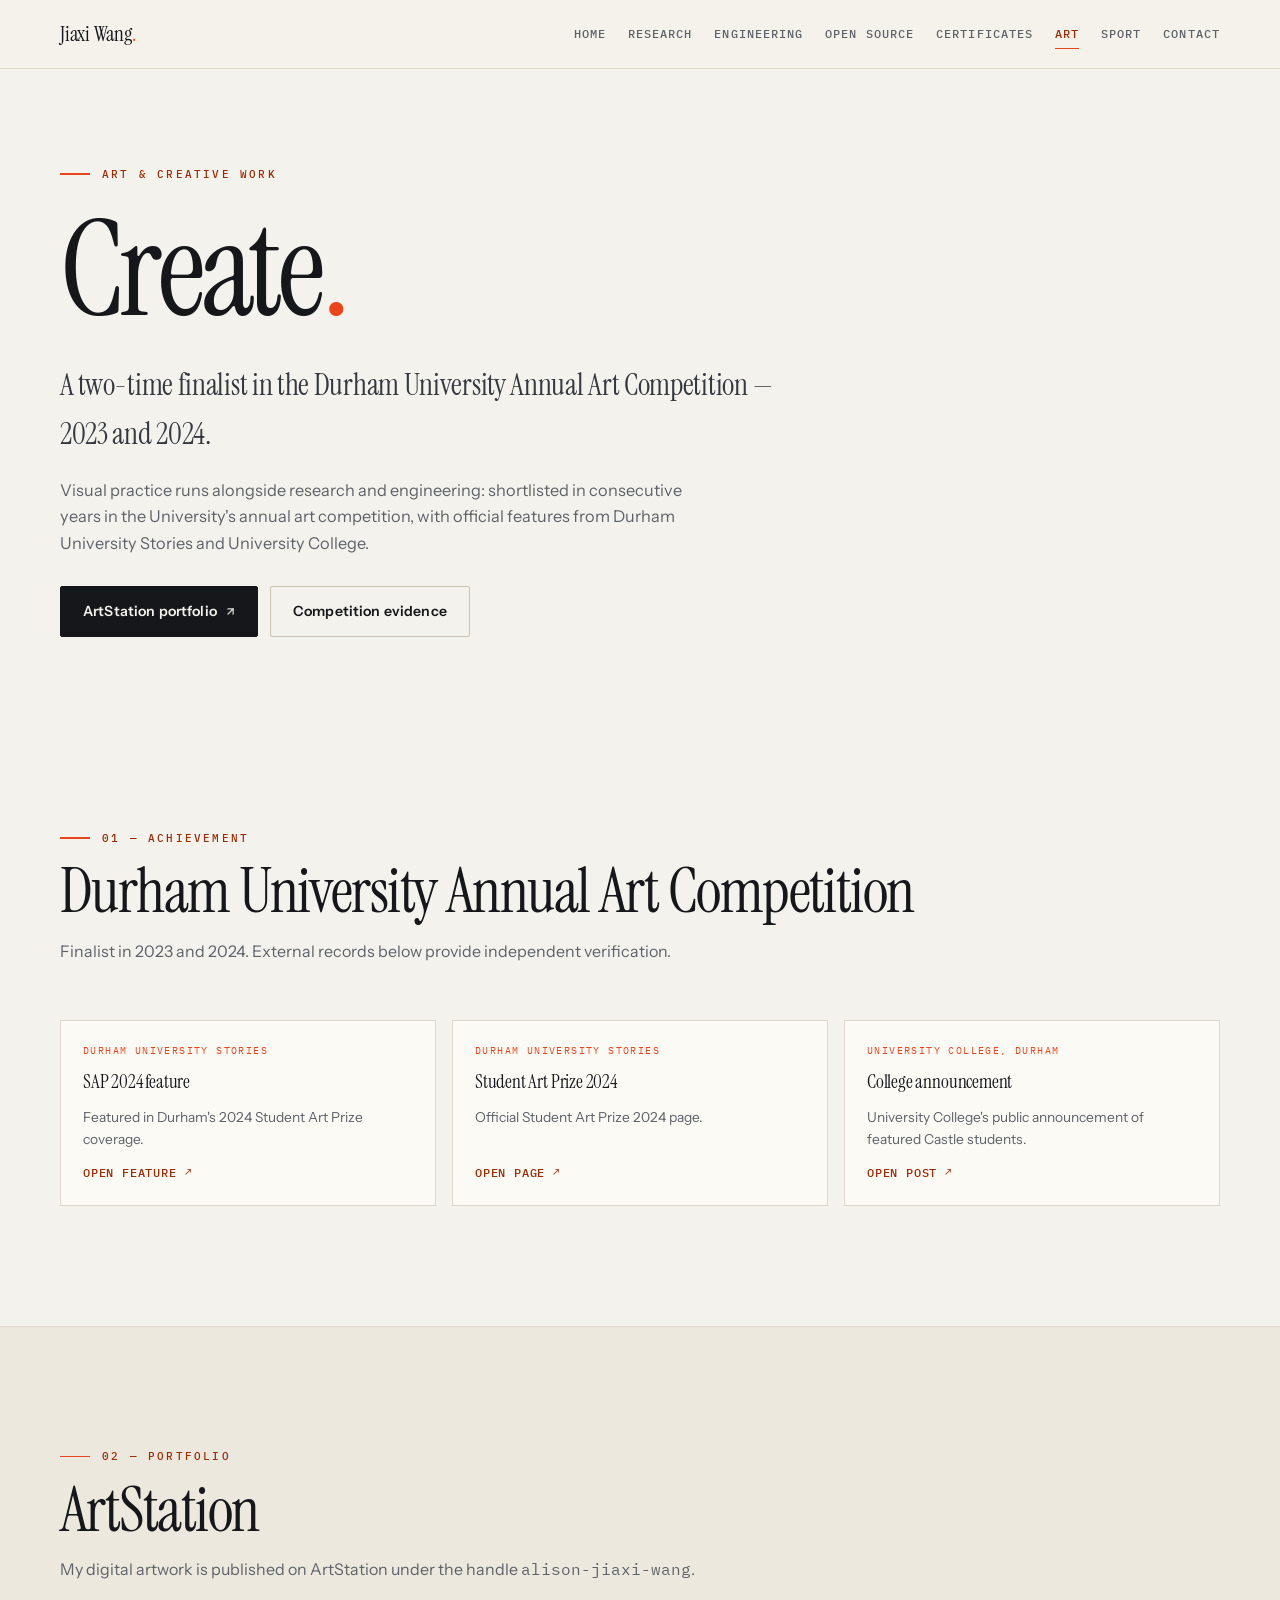
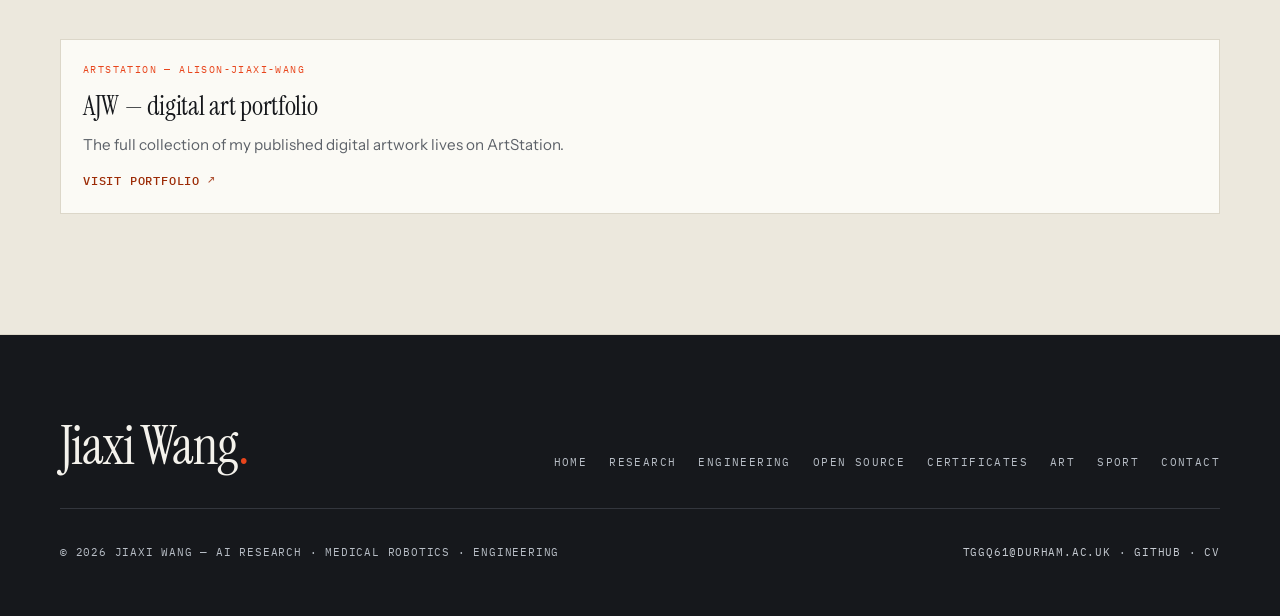
<file: art.html>
<!DOCTYPE html>
<html lang="en">
<head>
  <meta charset="UTF-8">
  <meta name="viewport" content="width=device-width, initial-scale=1.0">
  <title>Art &amp; Creative Work — Jiaxi Wang</title>
  <meta name="description" content="Art and creative work by Jiaxi Wang — two-time finalist in the Durham University Annual Art Competition (2023, 2024), with official evidence and selected digital works.">
  <meta name="theme-color" content="#f4f2ec">
  <link rel="canonical" href="https://jiaxiwang05.github.io/art.html">
  <meta property="og:type" content="website">
  <meta property="og:site_name" content="Jiaxi Wang">
  <meta property="og:title" content="Art &amp; Creative Work — Jiaxi Wang">
  <meta property="og:description" content="Two-time finalist, Durham University Annual Art Competition (2023, 2024).">
  <meta property="og:url" content="https://jiaxiwang05.github.io/art.html">
  <meta property="og:image" content="https://jiaxiwang05.github.io/assets/og-card.png">
  <link rel="icon" type="image/svg+xml" href="assets/favicon.svg">
  <link rel="apple-touch-icon" href="assets/favicon-180.png">
  <link rel="preconnect" href="https://fonts.googleapis.com">
  <link rel="preconnect" href="https://fonts.gstatic.com" crossorigin>
  <link href="https://fonts.googleapis.com/css2?family=IBM+Plex+Mono:wght@400;500&family=Instrument+Sans:wght@400;500;600&family=Instrument+Serif:ital@0;1&display=swap" rel="stylesheet">
  <link rel="stylesheet" href="style.css">
  <script>document.documentElement.classList.add('js');</script>
</head>
<body>
  <a class="skip-link" href="#main">Skip to content</a>

  <header class="site-header">
    <nav class="nav" aria-label="Primary">
      <a class="nav__brand" href="index.html">Jiaxi Wang<em>.</em></a>
      <ul class="nav__links" id="nav-links">
          <li><a href="index.html">Home</a></li>
          <li><a href="research.html">Research</a></li>
          <li><a href="engineering.html">Engineering</a></li>
        <li><a href="opensource.html">Open Source</a></li>
          <li><a href="certificates.html">Certificates</a></li>
          <li><a href="art.html" class="is-active" aria-current="page">Art</a></li>
          <li><a href="sport.html">Sport</a></li>
          <li><a href="contact.html">Contact</a></li>
        </ul>
      <button class="nav__toggle" type="button" aria-expanded="false" aria-controls="nav-links" aria-label="Toggle navigation menu">
        <span class="nav__toggle-bar" aria-hidden="true"></span>
        <span class="nav__toggle-bar" aria-hidden="true"></span>
        <span class="nav__toggle-bar" aria-hidden="true"></span>
      </button>
    </nav>
  </header>

  <main id="main">

    <!-- ============ HEADER ============ -->
    <section class="hero-home" aria-labelledby="page-title">
      <div class="hero-home__inner">
        <div>
          <p class="eyebrow hero-home__eyebrow">Art &amp; Creative Work</p>
          <h1 id="page-title" class="hero-home__name">Create<span class="dot">.</span></h1>
          <p class="hero-home__identity">A two-time finalist in the Durham University Annual Art Competition — 2023 and 2024.</p>
          <p class="hero-home__statement">Visual practice runs alongside research and engineering: shortlisted in consecutive years in the University's annual art competition, with official features from Durham University Stories and University College.</p>
          <div class="hero-home__actions">
            <a class="btn btn--solid" href="#portfolio">ArtStation portfolio<span class="ext" aria-hidden="true">↗</span></a>
            <a class="btn" href="#evidence">Competition evidence</a>
          </div>
        </div>
      </div>
    </section>

    <!-- ============ ACHIEVEMENT ============ -->
    <section id="evidence" class="section" aria-labelledby="evidence-title">
      <div class="wrap">
        <div class="section__head" data-reveal>
          <p class="eyebrow">01 — Achievement</p>
          <h2 id="evidence-title" class="section__title">Durham University Annual Art Competition</h2>
          <p class="section__lead">Finalist in 2023 and 2024. External records below provide independent verification.</p>
        </div>

        <div class="evidence-grid">
          <a class="evidence-card" href="https://stories.durham.ac.uk/SAP24/25/" target="_blank" rel="noopener noreferrer" data-reveal>
            <span class="evidence-card__source">Durham University Stories</span>
            <h3 class="evidence-card__title">SAP 2024 feature</h3>
            <p class="evidence-card__desc">Featured in Durham's 2024 Student Art Prize coverage.</p>
            <span class="link-arrow">Open feature<span class="ext" aria-hidden="true">↗</span></span>
          </a>
          <a class="evidence-card" href="https://stories.durham.ac.uk/StudentArtPrize24/" target="_blank" rel="noopener noreferrer" data-reveal>
            <span class="evidence-card__source">Durham University Stories</span>
            <h3 class="evidence-card__title">Student Art Prize 2024</h3>
            <p class="evidence-card__desc">Official Student Art Prize 2024 page.</p>
            <span class="link-arrow">Open page<span class="ext" aria-hidden="true">↗</span></span>
          </a>
          <a class="evidence-card" href="https://www.facebook.com/universitycollegeofficial/posts/were-proud-to-share-that-at-least-two-castle-students-are-featured-in-this-years/1252202340027503/" target="_blank" rel="noopener noreferrer" data-reveal>
            <span class="evidence-card__source">University College, Durham</span>
            <h3 class="evidence-card__title">College announcement</h3>
            <p class="evidence-card__desc">University College's public announcement of featured Castle students.</p>
            <span class="link-arrow">Open post<span class="ext" aria-hidden="true">↗</span></span>
          </a>
        </div>
      </div>
    </section>

    <!-- ============ ARTSTATION PORTFOLIO ============ -->
    <section id="portfolio" class="section section--tint" aria-labelledby="portfolio-title">
      <div class="wrap">
        <div class="section__head" data-reveal>
          <p class="eyebrow">02 — Portfolio</p>
          <h2 id="portfolio-title" class="section__title">ArtStation</h2>
          <p class="section__lead">My digital artwork is published on ArtStation under the handle <span class="mono">alison-jiaxi-wang</span>.</p>
        </div>

        <div class="evidence-grid">
          <a class="evidence-card" href="https://www.artstation.com/alison-jiaxi-wang" target="_blank" rel="noopener noreferrer" data-reveal style="grid-column: 1 / -1;">
            <span class="evidence-card__source">ArtStation — alison-jiaxi-wang</span>
            <h3 class="evidence-card__title" style="font-size: 1.7rem;">AJW — digital art portfolio</h3>
            <p class="evidence-card__desc" style="font-size: .95rem;">The full collection of my published digital artwork lives on ArtStation.</p>
            <span class="link-arrow">Visit portfolio<span class="ext" aria-hidden="true">↗</span></span>
          </a>
        </div>
      </div>
    </section>
  </main>

  <footer class="site-footer">
    <div class="wrap">
      <div class="site-footer__top">
        <p class="site-footer__name">Jiaxi Wang<em>.</em></p>
        <ul class="site-footer__links">
          <li><a href="index.html">Home</a></li>
          <li><a href="research.html">Research</a></li>
          <li><a href="engineering.html">Engineering</a></li>
        <li><a href="opensource.html">Open Source</a></li>
          <li><a href="certificates.html">Certificates</a></li>
          <li><a href="art.html">Art</a></li>
          <li><a href="sport.html">Sport</a></li>
          <li><a href="contact.html">Contact</a></li>
        </ul>
      </div>
      <div class="site-footer__bottom">
        <p>© <span id="year">2026</span> Jiaxi Wang — AI research · medical robotics · engineering</p>
        <p><a href="mailto:tggq61@durham.ac.uk">tggq61@durham.ac.uk</a> · <a href="https://github.com/JiaxiWang05" target="_blank" rel="noopener noreferrer">GitHub</a> · <a href="cv.pdf">CV</a></p>
      </div>
    </div>
  </footer>

  <script src="script.js"></script>
</body>
</html>
</file>
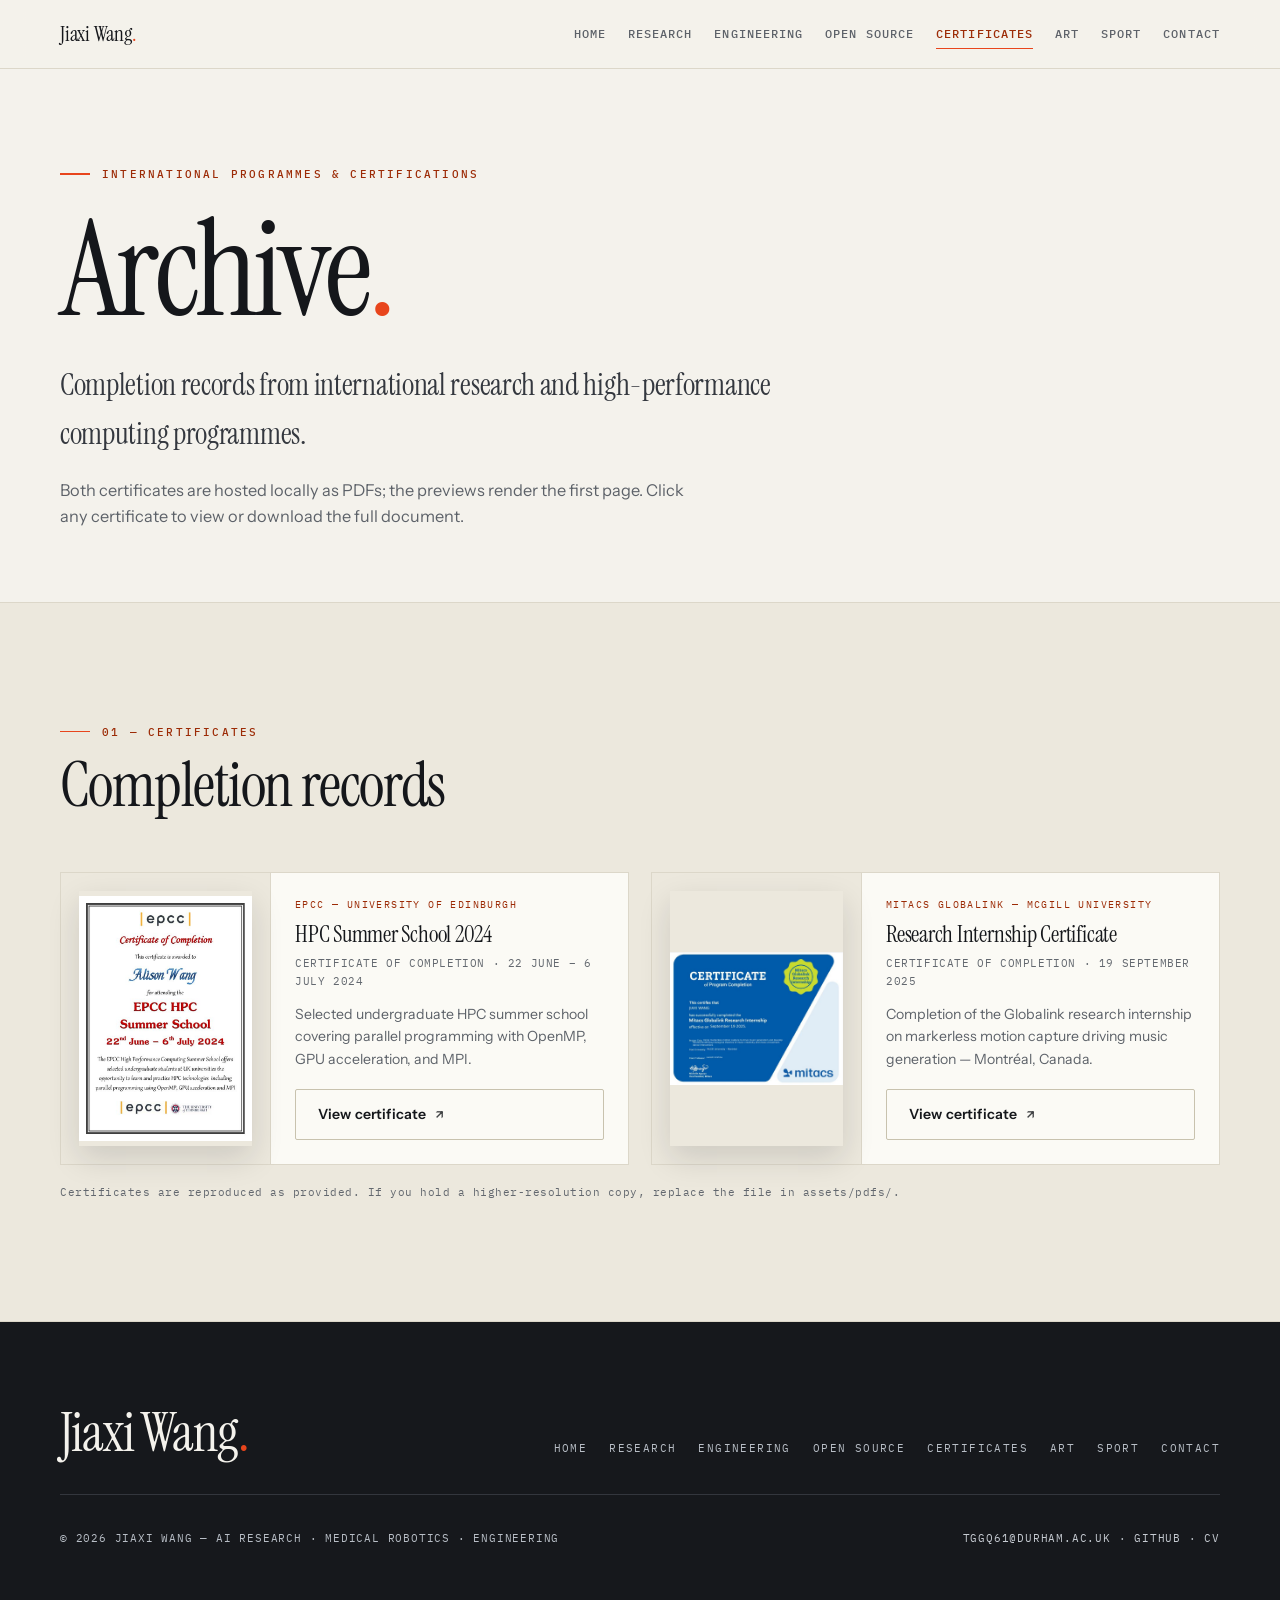
<file: certificates.html>
<!DOCTYPE html>
<html lang="en">
<head>
  <meta charset="UTF-8">
  <meta name="viewport" content="width=device-width, initial-scale=1.0">
  <title>Certificates &amp; Programmes — Jiaxi Wang</title>
  <meta name="description" content="International programmes and certifications by Jiaxi Wang — EPCC HPC Summer School (University of Edinburgh, 2024) and MITACS Globalink research internship (McGill University, 2025).">
  <meta name="theme-color" content="#f4f2ec">
  <link rel="canonical" href="https://jiaxiwang05.github.io/certificates.html">
  <meta property="og:type" content="website">
  <meta property="og:site_name" content="Jiaxi Wang">
  <meta property="og:title" content="Certificates &amp; Programmes — Jiaxi Wang">
  <meta property="og:description" content="EPCC HPC Summer School and MITACS Globalink completion certificates.">
  <meta property="og:url" content="https://jiaxiwang05.github.io/certificates.html">
  <meta property="og:image" content="https://jiaxiwang05.github.io/assets/og-card.png">
  <link rel="icon" type="image/svg+xml" href="assets/favicon.svg">
  <link rel="apple-touch-icon" href="assets/favicon-180.png">
  <link rel="preconnect" href="https://fonts.googleapis.com">
  <link rel="preconnect" href="https://fonts.gstatic.com" crossorigin>
  <link href="https://fonts.googleapis.com/css2?family=IBM+Plex+Mono:wght@400;500&family=Instrument+Sans:wght@400;500;600&family=Instrument+Serif:ital@0;1&display=swap" rel="stylesheet">
  <link rel="stylesheet" href="style.css">
  <script>document.documentElement.classList.add('js');</script>
</head>
<body>
  <a class="skip-link" href="#main">Skip to content</a>

  <header class="site-header">
    <nav class="nav" aria-label="Primary">
      <a class="nav__brand" href="index.html">Jiaxi Wang<em>.</em></a>
      <ul class="nav__links" id="nav-links">
          <li><a href="index.html">Home</a></li>
          <li><a href="research.html">Research</a></li>
          <li><a href="engineering.html">Engineering</a></li>
        <li><a href="opensource.html">Open Source</a></li>
          <li><a href="certificates.html" class="is-active" aria-current="page">Certificates</a></li>
          <li><a href="art.html">Art</a></li>
          <li><a href="sport.html">Sport</a></li>
          <li><a href="contact.html">Contact</a></li>
        </ul>
      <button class="nav__toggle" type="button" aria-expanded="false" aria-controls="nav-links" aria-label="Toggle navigation menu">
        <span class="nav__toggle-bar" aria-hidden="true"></span>
        <span class="nav__toggle-bar" aria-hidden="true"></span>
        <span class="nav__toggle-bar" aria-hidden="true"></span>
      </button>
    </nav>
  </header>

  <main id="main">

    <!-- ============ HEADER ============ -->
    <section class="hero-home" aria-labelledby="page-title">
      <div class="hero-home__inner">
        <div>
          <p class="eyebrow hero-home__eyebrow">International Programmes &amp; Certifications</p>
          <h1 id="page-title" class="hero-home__name">Archive<span class="dot">.</span></h1>
          <p class="hero-home__identity">Completion records from international research and high-performance computing programmes.</p>
          <p class="hero-home__statement">Both certificates are hosted locally as PDFs; the previews render the first page. Click any certificate to view or download the full document.</p>
        </div>
      </div>
    </section>

    <!-- ============ CERTIFICATES ============ -->
    <section class="section section--tint" aria-labelledby="certs-title">
      <div class="wrap">
        <div class="section__head" data-reveal>
          <p class="eyebrow">01 — Certificates</p>
          <h2 id="certs-title" class="section__title">Completion records</h2>
        </div>

        <div class="cert-grid">
          <article class="cert-card" data-reveal>
            <a class="cert-card__thumb" href="assets/pdfs/epcc-summer-school-2024.pdf" target="_blank" rel="noopener noreferrer">
              <img src="assets/thumbs/epcc-cert.jpg" alt="EPCC HPC Summer School 2024 certificate preview" loading="lazy">
            </a>
            <div class="cert-card__body">
              <p class="cert-card__org">EPCC — University of Edinburgh</p>
              <h3 class="cert-card__title">HPC Summer School 2024</h3>
              <p class="cert-card__meta">Certificate of completion · 22 June – 6 July 2024</p>
              <p class="cert-card__desc">Selected undergraduate HPC summer school covering parallel programming with OpenMP, GPU acceleration, and MPI.</p>
              <a class="btn" href="assets/pdfs/epcc-summer-school-2024.pdf">View certificate<span class="ext" aria-hidden="true">↗</span></a>
            </div>
          </article>

          <article class="cert-card" data-reveal>
            <a class="cert-card__thumb" href="assets/pdfs/mitacs-certificate-of-completion.pdf" target="_blank" rel="noopener noreferrer">
              <img src="assets/thumbs/mitacs-cert.jpg" alt="MITACS Globalink research internship certificate preview" loading="lazy">
            </a>
            <div class="cert-card__body">
              <p class="cert-card__org">MITACS Globalink — McGill University</p>
              <h3 class="cert-card__title">Research Internship Certificate</h3>
              <p class="cert-card__meta">Certificate of completion · 19 September 2025</p>
              <p class="cert-card__desc">Completion of the Globalink research internship on markerless motion capture driving music generation — Montréal, Canada.</p>
              <a class="btn" href="assets/pdfs/mitacs-certificate-of-completion.pdf">View certificate<span class="ext" aria-hidden="true">↗</span></a>
            </div>
          </article>
        </div>

        <p class="section__note" data-reveal>Certificates are reproduced as provided. If you hold a higher-resolution copy, replace the file in <span class="mono">assets/pdfs/</span>.</p>
      </div>
    </section>
  </main>

  <footer class="site-footer">
    <div class="wrap">
      <div class="site-footer__top">
        <p class="site-footer__name">Jiaxi Wang<em>.</em></p>
        <ul class="site-footer__links">
          <li><a href="index.html">Home</a></li>
          <li><a href="research.html">Research</a></li>
          <li><a href="engineering.html">Engineering</a></li>
        <li><a href="opensource.html">Open Source</a></li>
          <li><a href="certificates.html">Certificates</a></li>
          <li><a href="art.html">Art</a></li>
          <li><a href="sport.html">Sport</a></li>
          <li><a href="contact.html">Contact</a></li>
        </ul>
      </div>
      <div class="site-footer__bottom">
        <p>© <span id="year">2026</span> Jiaxi Wang — AI research · medical robotics · engineering</p>
        <p><a href="mailto:tggq61@durham.ac.uk">tggq61@durham.ac.uk</a> · <a href="https://github.com/JiaxiWang05" target="_blank" rel="noopener noreferrer">GitHub</a> · <a href="cv.pdf">CV</a></p>
      </div>
    </div>
  </footer>

  <script src="script.js"></script>
</body>
</html>
</file>
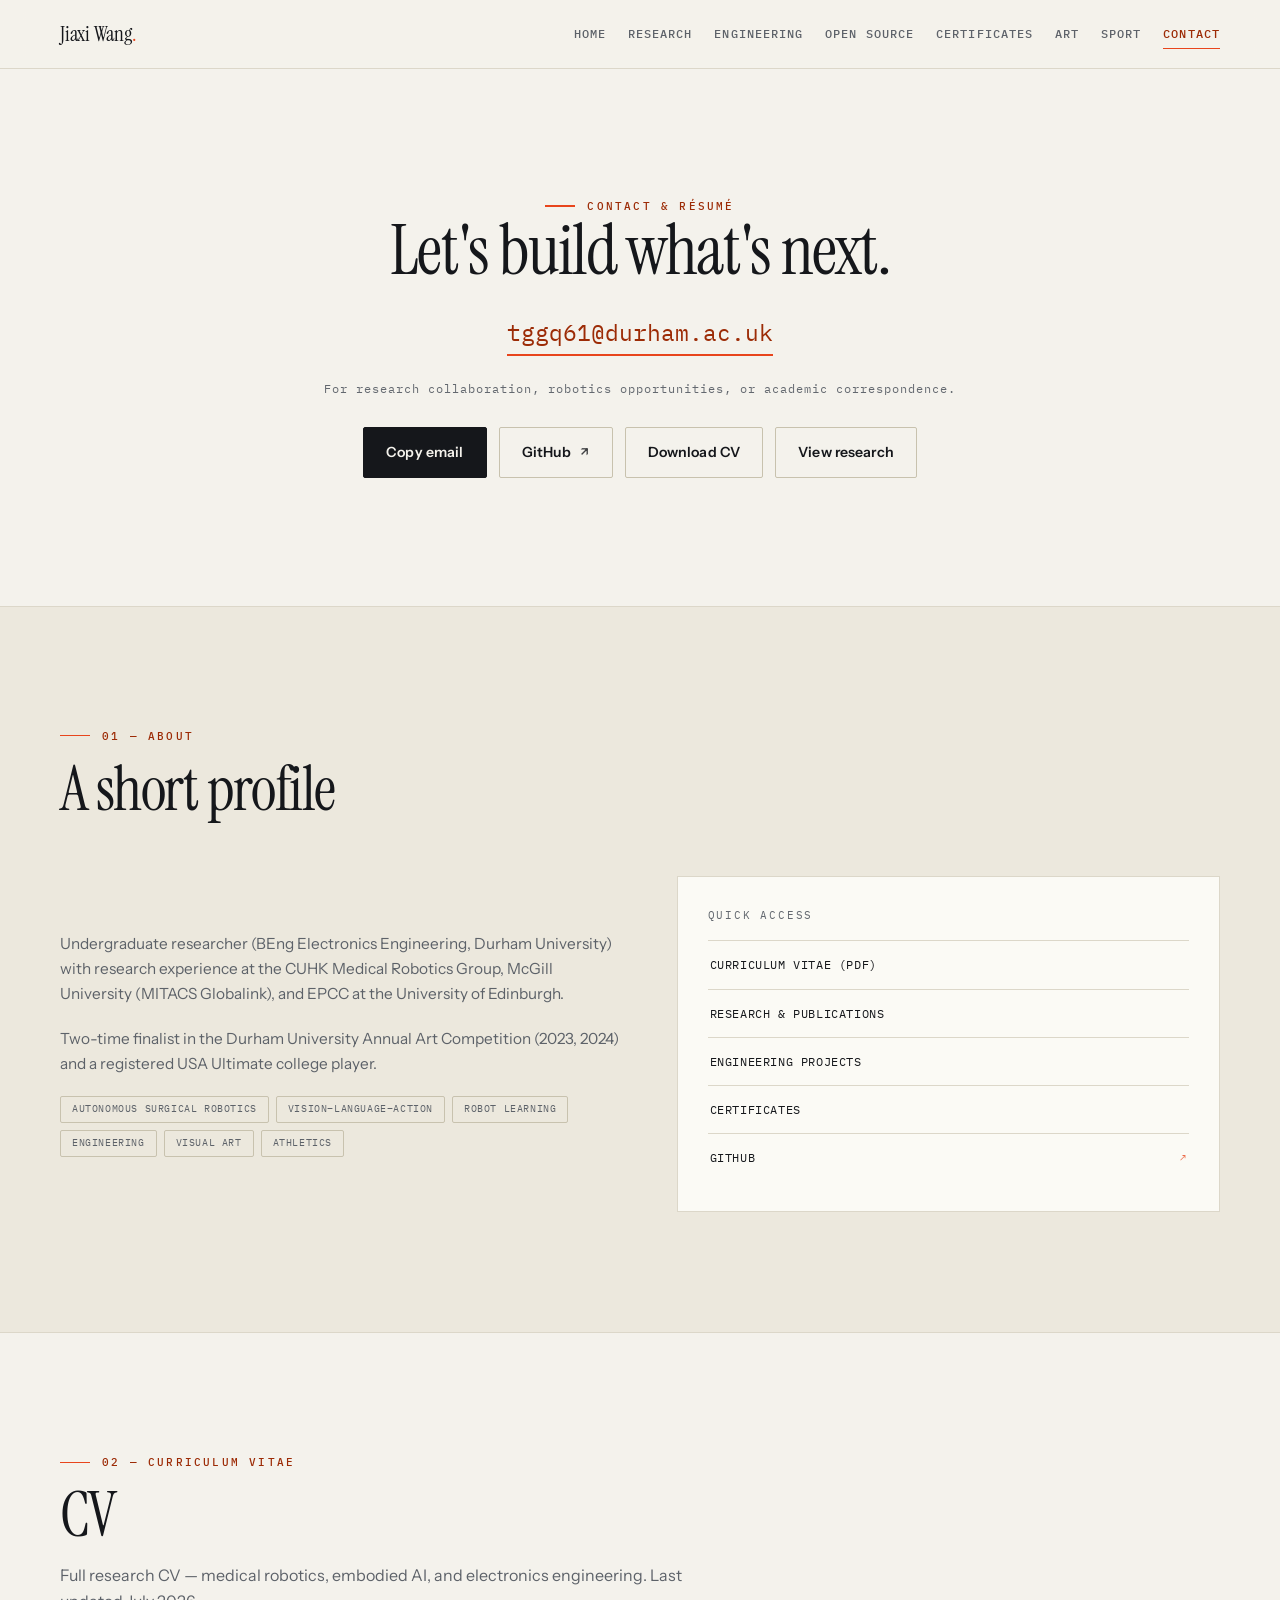
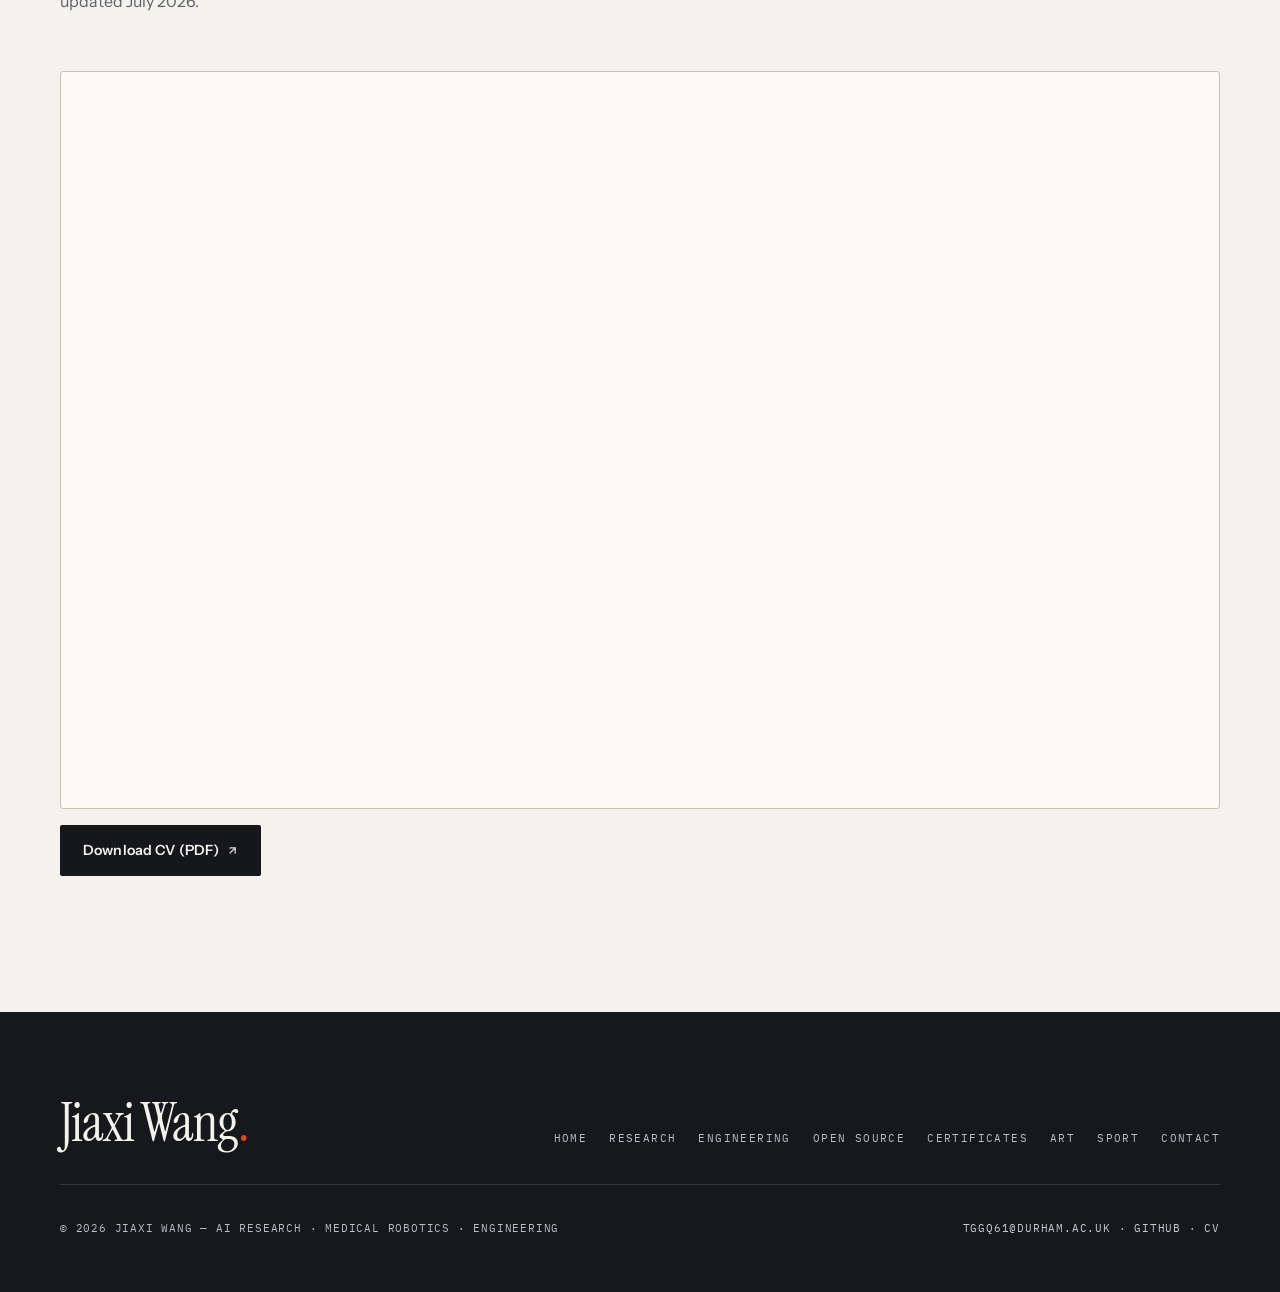
<file: contact.html>
<!DOCTYPE html>
<html lang="en">
<head>
  <meta charset="UTF-8">
  <meta name="viewport" content="width=device-width, initial-scale=1.0">
  <title>Contact — Jiaxi Wang</title>
  <meta name="description" content="Contact Jiaxi Wang — undergraduate researcher in AI, medical robotics, and engineering at Durham University. Email, GitHub, and curriculum vitae.">
  <meta name="theme-color" content="#f4f2ec">
  <link rel="canonical" href="https://jiaxiwang05.github.io/contact.html">
  <meta property="og:type" content="website">
  <meta property="og:site_name" content="Jiaxi Wang">
  <meta property="og:title" content="Contact — Jiaxi Wang">
  <meta property="og:description" content="For research collaboration, robotics opportunities, or academic correspondence.">
  <meta property="og:url" content="https://jiaxiwang05.github.io/contact.html">
  <meta property="og:image" content="https://jiaxiwang05.github.io/assets/og-card.png">
  <link rel="icon" type="image/svg+xml" href="assets/favicon.svg">
  <link rel="apple-touch-icon" href="assets/favicon-180.png">
  <link rel="preconnect" href="https://fonts.googleapis.com">
  <link rel="preconnect" href="https://fonts.gstatic.com" crossorigin>
  <link href="https://fonts.googleapis.com/css2?family=IBM+Plex+Mono:wght@400;500&family=Instrument+Sans:wght@400;500;600&family=Instrument+Serif:ital@0;1&display=swap" rel="stylesheet">
  <link rel="stylesheet" href="style.css">
  <script>document.documentElement.classList.add('js');</script>
</head>
<body>
  <a class="skip-link" href="#main">Skip to content</a>

  <header class="site-header">
    <nav class="nav" aria-label="Primary">
      <a class="nav__brand" href="index.html">Jiaxi Wang<em>.</em></a>
      <ul class="nav__links" id="nav-links">
          <li><a href="index.html">Home</a></li>
          <li><a href="research.html">Research</a></li>
          <li><a href="engineering.html">Engineering</a></li>
        <li><a href="opensource.html">Open Source</a></li>
          <li><a href="certificates.html">Certificates</a></li>
          <li><a href="art.html">Art</a></li>
          <li><a href="sport.html">Sport</a></li>
          <li><a href="contact.html" class="is-active" aria-current="page">Contact</a></li>
        </ul>
      <button class="nav__toggle" type="button" aria-expanded="false" aria-controls="nav-links" aria-label="Toggle navigation menu">
        <span class="nav__toggle-bar" aria-hidden="true"></span>
        <span class="nav__toggle-bar" aria-hidden="true"></span>
        <span class="nav__toggle-bar" aria-hidden="true"></span>
      </button>
    </nav>
  </header>

  <main id="main">

    <!-- ============ CONTACT HERO ============ -->
    <section class="contact-hero" aria-labelledby="contact-title">
      <div class="wrap">
        <p class="eyebrow section__head--center" data-reveal style="justify-content:center;">Contact &amp; Résumé</p>
        <h1 id="contact-title" class="contact-hero__title" data-reveal>Let's build what's next.</h1>
        <p data-reveal><a class="contact-hero__email" href="mailto:tggq61@durham.ac.uk">tggq61@durham.ac.uk</a></p>
        <p class="contact-hero__note" id="copy-status" role="status" aria-live="polite" data-reveal>For research collaboration, robotics opportunities, or academic correspondence.</p>
        <div class="contact-actions" data-reveal>
          <button class="btn btn--solid" type="button" data-copy="tggq61@durham.ac.uk" data-label="Copied ✓">Copy email</button>
          <a class="btn" href="https://github.com/JiaxiWang05" target="_blank" rel="noopener noreferrer">GitHub<span class="ext" aria-hidden="true">↗</span></a>
          <a class="btn" href="cv.pdf">Download CV</a>
          <a class="btn" href="research.html">View research</a>
        </div>
      </div>
    </section>

    <!-- ============ ABOUT ============ -->
    <section class="section section--tint" aria-labelledby="about-title">
      <div class="wrap">
        <div class="section__head" data-reveal>
          <p class="eyebrow">01 — About</p>
          <h2 id="about-title" class="section__title">A short profile</h2>
        </div>
        <div class="feature" data-reveal>
          <div class="feature__body">
            <p class="feature__desc" style="margin-bottom: 20px;">Undergraduate researcher (BEng Electronics Engineering, Durham University) with research experience at the CUHK Medical Robotics Group, McGill University (MITACS Globalink), and EPCC at the University of Edinburgh.</p>
            <p class="feature__desc" style="margin-bottom: 20px;">Two-time finalist in the Durham University Annual Art Competition (2023, 2024) and a registered USA Ultimate college player.</p>
            <ul class="tags" aria-label="Profile areas">
              <li>Autonomous Surgical Robotics</li>
              <li>Vision–Language–Action</li>
              <li>Robot Learning</li>
              <li>Engineering</li>
              <li>Visual Art</li>
              <li>Athletics</li>
            </ul>
          </div>
          <aside class="actions-panel">
            <p class="actions-panel__label">Quick access</p>
            <ul class="actions-panel__list">
              <li><a href="cv.pdf">Curriculum vitae (PDF)</a></li>
              <li><a href="research.html">Research &amp; publications</a></li>
              <li><a href="engineering.html">Engineering projects</a></li>
              <li><a href="certificates.html">Certificates</a></li>
              <li><a href="https://github.com/JiaxiWang05" target="_blank" rel="noopener noreferrer">GitHub<span class="ext" aria-hidden="true">↗</span></a></li>
            </ul>
          </aside>
        </div>
      </div>
    </section>

    <!-- ============ CV ============ -->
    <section id="cv" class="section" aria-labelledby="cv-title">
      <div class="wrap">
        <div class="section__head" data-reveal>
          <p class="eyebrow">02 — Curriculum vitae</p>
          <h2 id="cv-title" class="section__title">CV</h2>
          <p class="section__lead">Full research CV — medical robotics, embodied AI, and electronics engineering. Last updated July 2026.</p>
        </div>
        <div data-reveal>
          <iframe class="pdf-frame" src="cv.pdf" title="Curriculum vitae of Jiaxi Wang (PDF viewer)" loading="lazy"></iframe>
          <p style="margin-top: 16px;"><a class="btn btn--solid" href="cv.pdf" download>Download CV (PDF)<span class="ext" aria-hidden="true">↗</span></a></p>
        </div>
      </div>
    </section>
  </main>

  <footer class="site-footer">
    <div class="wrap">
      <div class="site-footer__top">
        <p class="site-footer__name">Jiaxi Wang<em>.</em></p>
        <ul class="site-footer__links">
          <li><a href="index.html">Home</a></li>
          <li><a href="research.html">Research</a></li>
          <li><a href="engineering.html">Engineering</a></li>
        <li><a href="opensource.html">Open Source</a></li>
          <li><a href="certificates.html">Certificates</a></li>
          <li><a href="art.html">Art</a></li>
          <li><a href="sport.html">Sport</a></li>
          <li><a href="contact.html">Contact</a></li>
        </ul>
      </div>
      <div class="site-footer__bottom">
        <p>© <span id="year">2026</span> Jiaxi Wang — AI research · medical robotics · engineering</p>
        <p><a href="mailto:tggq61@durham.ac.uk">tggq61@durham.ac.uk</a> · <a href="https://github.com/JiaxiWang05" target="_blank" rel="noopener noreferrer">GitHub</a> · <a href="cv.pdf">CV</a></p>
      </div>
    </div>
  </footer>

  <script src="script.js"></script>
</body>
</html>
</file>
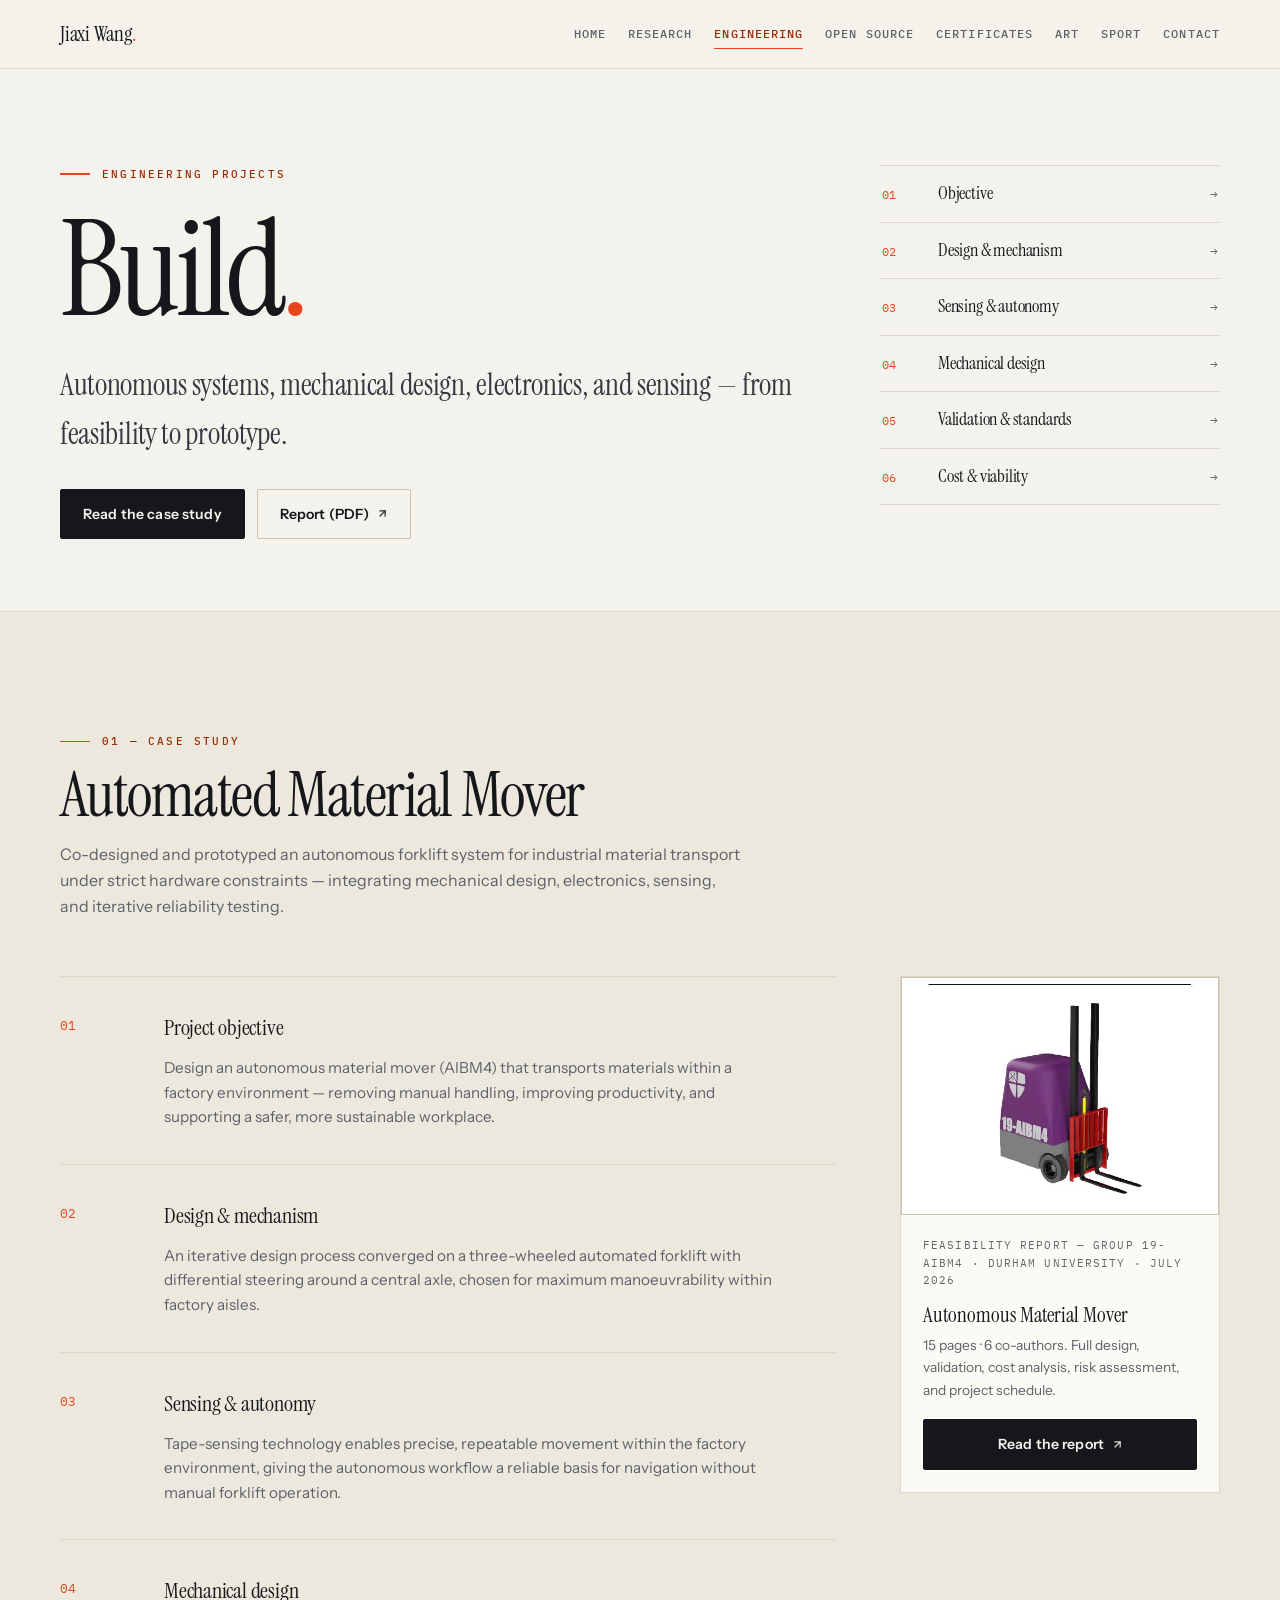
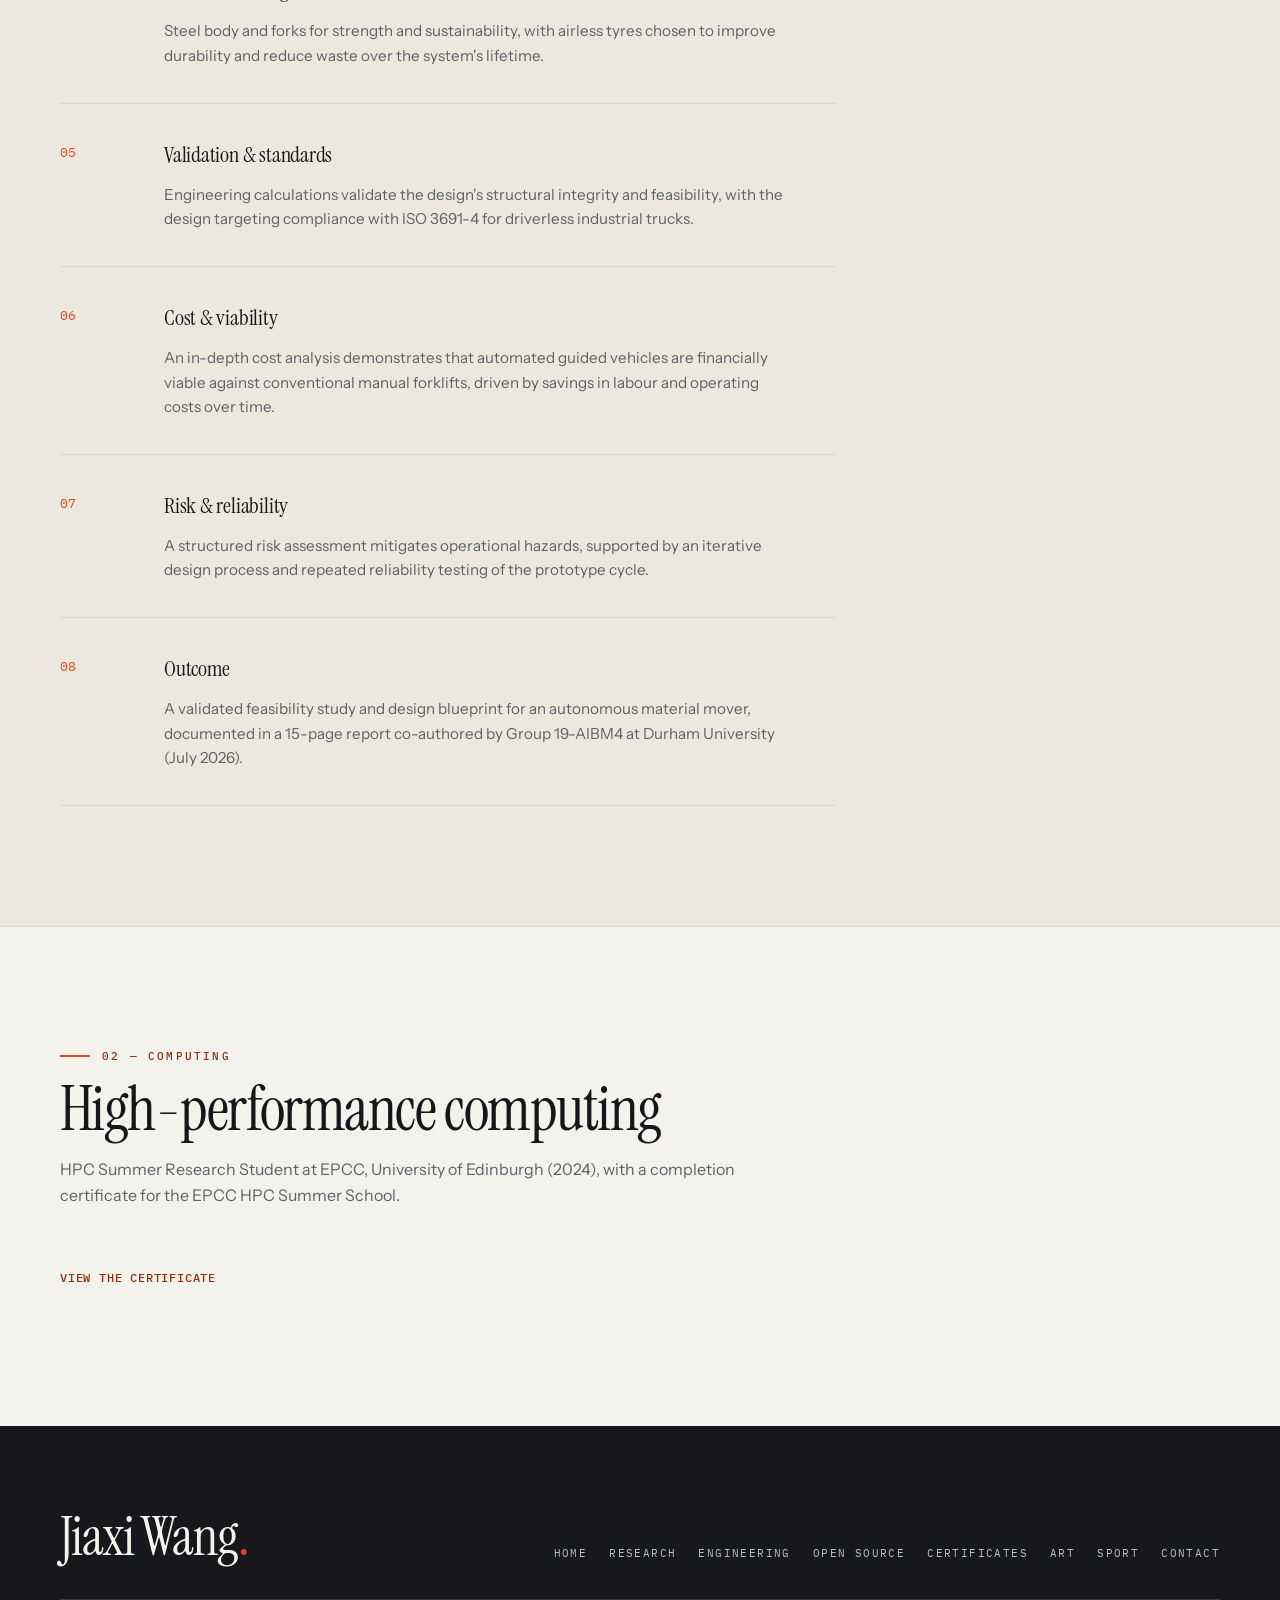
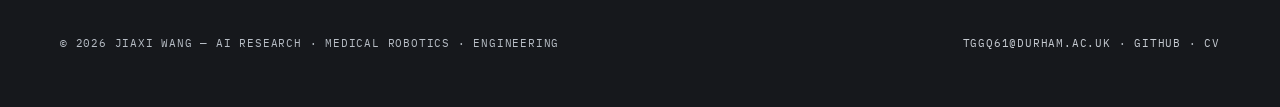
<file: engineering.html>
<!DOCTYPE html>
<html lang="en">
<head>
  <meta charset="UTF-8">
  <meta name="viewport" content="width=device-width, initial-scale=1.0">
  <title>Engineering Projects — Jiaxi Wang</title>
  <meta name="description" content="Engineering projects by Jiaxi Wang — Automated Material Mover, an autonomous forklift feasibility study for industrial material transport (Group 19-AIBM4, Durham University, 2026).">
  <meta name="theme-color" content="#f4f2ec">
  <link rel="canonical" href="https://jiaxiwang05.github.io/engineering.html">
  <meta property="og:type" content="website">
  <meta property="og:site_name" content="Jiaxi Wang">
  <meta property="og:title" content="Engineering Projects — Jiaxi Wang">
  <meta property="og:description" content="Automated Material Mover — autonomous forklift feasibility study and design.">
  <meta property="og:url" content="https://jiaxiwang05.github.io/engineering.html">
  <meta property="og:image" content="https://jiaxiwang05.github.io/assets/og-card.png">
  <link rel="icon" type="image/svg+xml" href="assets/favicon.svg">
  <link rel="apple-touch-icon" href="assets/favicon-180.png">
  <link rel="preconnect" href="https://fonts.googleapis.com">
  <link rel="preconnect" href="https://fonts.gstatic.com" crossorigin>
  <link href="https://fonts.googleapis.com/css2?family=IBM+Plex+Mono:wght@400;500&family=Instrument+Sans:wght@400;500;600&family=Instrument+Serif:ital@0;1&display=swap" rel="stylesheet">
  <link rel="stylesheet" href="style.css">
  <script>document.documentElement.classList.add('js');</script>
</head>
<body>
  <a class="skip-link" href="#main">Skip to content</a>

  <header class="site-header">
    <nav class="nav" aria-label="Primary">
      <a class="nav__brand" href="index.html">Jiaxi Wang<em>.</em></a>
      <ul class="nav__links" id="nav-links">
          <li><a href="index.html">Home</a></li>
          <li><a href="research.html">Research</a></li>
          <li><a href="engineering.html" class="is-active" aria-current="page">Engineering</a></li>
        <li><a href="opensource.html">Open Source</a></li>
          <li><a href="certificates.html">Certificates</a></li>
          <li><a href="art.html">Art</a></li>
          <li><a href="sport.html">Sport</a></li>
          <li><a href="contact.html">Contact</a></li>
        </ul>
      <button class="nav__toggle" type="button" aria-expanded="false" aria-controls="nav-links" aria-label="Toggle navigation menu">
        <span class="nav__toggle-bar" aria-hidden="true"></span>
        <span class="nav__toggle-bar" aria-hidden="true"></span>
        <span class="nav__toggle-bar" aria-hidden="true"></span>
      </button>
    </nav>
  </header>

  <main id="main">

    <!-- ============ CASE HERO ============ -->
    <section class="hero-home" aria-labelledby="case-title">
      <div class="hero-home__inner">
        <div>
          <p class="eyebrow hero-home__eyebrow">Engineering Projects</p>
          <h1 id="case-title" class="hero-home__name">Build<span class="dot">.</span></h1>
          <p class="hero-home__identity">Autonomous systems, mechanical design, electronics, and sensing — from feasibility to prototype.</p>
          <div class="hero-home__actions">
            <a class="btn btn--solid" href="#case">Read the case study</a>
            <a class="btn" href="assets/pdfs/automated-material-mover-report.pdf">Report (PDF)<span class="ext" aria-hidden="true">↗</span></a>
          </div>
        </div>
        <ul class="ledger" aria-label="Case study contents">
          <li class="ledger__row"><a href="#objective"><span class="ledger__num">01</span><span class="ledger__label">Objective</span><span class="ledger__arrow">→</span></a></li>
          <li class="ledger__row"><a href="#design"><span class="ledger__num">02</span><span class="ledger__label">Design &amp; mechanism</span><span class="ledger__arrow">→</span></a></li>
          <li class="ledger__row"><a href="#sensing"><span class="ledger__num">03</span><span class="ledger__label">Sensing &amp; autonomy</span><span class="ledger__arrow">→</span></a></li>
          <li class="ledger__row"><a href="#mechanical"><span class="ledger__num">04</span><span class="ledger__label">Mechanical design</span><span class="ledger__arrow">→</span></a></li>
          <li class="ledger__row"><a href="#validation"><span class="ledger__num">05</span><span class="ledger__label">Validation &amp; standards</span><span class="ledger__arrow">→</span></a></li>
          <li class="ledger__row"><a href="#cost"><span class="ledger__num">06</span><span class="ledger__label">Cost &amp; viability</span><span class="ledger__arrow">→</span></a></li>
        </ul>
      </div>
    </section>

    <!-- ============ CASE STUDY ============ -->
    <section id="case" class="section section--tint" aria-labelledby="case-study-title">
      <div class="wrap">
        <div class="section__head" data-reveal>
          <p class="eyebrow">01 — Case study</p>
          <h2 id="case-study-title" class="section__title">Automated Material Mover</h2>
          <p class="section__lead">Co-designed and prototyped an autonomous forklift system for industrial material transport under strict hardware constraints — integrating mechanical design, electronics, sensing, and iterative reliability testing.</p>
        </div>

        <div class="case-layout">
          <div>
            <div id="objective" class="case__block" data-reveal>
              <span class="case__num">01</span>
              <div>
                <h3 class="case__title">Project objective</h3>
                <p class="case__text">Design an autonomous material mover (AIBM4) that transports materials within a factory environment — removing manual handling, improving productivity, and supporting a safer, more sustainable workplace.</p>
              </div>
            </div>
            <div id="design" class="case__block" data-reveal>
              <span class="case__num">02</span>
              <div>
                <h3 class="case__title">Design &amp; mechanism</h3>
                <p class="case__text">An iterative design process converged on a three-wheeled automated forklift with differential steering around a central axle, chosen for maximum manoeuvrability within factory aisles.</p>
              </div>
            </div>
            <div id="sensing" class="case__block" data-reveal>
              <span class="case__num">03</span>
              <div>
                <h3 class="case__title">Sensing &amp; autonomy</h3>
                <p class="case__text">Tape-sensing technology enables precise, repeatable movement within the factory environment, giving the autonomous workflow a reliable basis for navigation without manual forklift operation.</p>
              </div>
            </div>
            <div id="mechanical" class="case__block" data-reveal>
              <span class="case__num">04</span>
              <div>
                <h3 class="case__title">Mechanical design</h3>
                <p class="case__text">Steel body and forks for strength and sustainability, with airless tyres chosen to improve durability and reduce waste over the system's lifetime.</p>
              </div>
            </div>
            <div id="validation" class="case__block" data-reveal>
              <span class="case__num">05</span>
              <div>
                <h3 class="case__title">Validation &amp; standards</h3>
                <p class="case__text">Engineering calculations validate the design's structural integrity and feasibility, with the design targeting compliance with ISO 3691-4 for driverless industrial trucks.</p>
              </div>
            </div>
            <div id="cost" class="case__block" data-reveal>
              <span class="case__num">06</span>
              <div>
                <h3 class="case__title">Cost &amp; viability</h3>
                <p class="case__text">An in-depth cost analysis demonstrates that automated guided vehicles are financially viable against conventional manual forklifts, driven by savings in labour and operating costs over time.</p>
              </div>
            </div>
            <div class="case__block" data-reveal>
              <span class="case__num">07</span>
              <div>
                <h3 class="case__title">Risk &amp; reliability</h3>
                <p class="case__text">A structured risk assessment mitigates operational hazards, supported by an iterative design process and repeated reliability testing of the prototype cycle.</p>
              </div>
            </div>
            <div class="case__block" data-reveal>
              <span class="case__num">08</span>
              <div>
                <h3 class="case__title">Outcome</h3>
                <p class="case__text">A validated feasibility study and design blueprint for an autonomous material mover, documented in a 15-page report co-authored by Group 19-AIBM4 at Durham University (July 2026).</p>
              </div>
            </div>
          </div>

          <aside class="case__rail" data-reveal>
            <a class="img-frame" href="assets/pdfs/automated-material-mover-report.pdf" style="aspect-ratio: 4 / 3; border-radius: 0;">
              <img src="assets/thumbs/material-mover.jpg" alt="First page of the Automated Material Mover feasibility report" loading="lazy">
            </a>
            <div class="case__rail-body">
              <p class="case__rail-meta">Feasibility report — Group 19-AIBM4 · Durham University · July 2026</p>
              <h3 class="case__rail-title">Autonomous Material Mover</h3>
              <p class="case__rail-desc">15 pages · 6 co-authors. Full design, validation, cost analysis, risk assessment, and project schedule.</p>
              <a class="btn btn--solid" href="assets/pdfs/automated-material-mover-report.pdf">Read the report<span class="ext" aria-hidden="true">↗</span></a>
            </div>
          </aside>
        </div>
      </div>
    </section>

    <!-- ============ HPC NOTE ============ -->
    <section class="section" aria-labelledby="hpc-title">
      <div class="wrap">
        <div class="section__head" data-reveal>
          <p class="eyebrow">02 — Computing</p>
          <h2 id="hpc-title" class="section__title">High-performance computing</h2>
          <p class="section__lead">HPC Summer Research Student at EPCC, University of Edinburgh (2024), with a completion certificate for the EPCC HPC Summer School.</p>
        </div>
        <p data-reveal><a class="link-arrow" href="certificates.html">View the certificate</a></p>
      </div>
    </section>
  </main>

  <footer class="site-footer">
    <div class="wrap">
      <div class="site-footer__top">
        <p class="site-footer__name">Jiaxi Wang<em>.</em></p>
        <ul class="site-footer__links">
          <li><a href="index.html">Home</a></li>
          <li><a href="research.html">Research</a></li>
          <li><a href="engineering.html">Engineering</a></li>
        <li><a href="opensource.html">Open Source</a></li>
          <li><a href="certificates.html">Certificates</a></li>
          <li><a href="art.html">Art</a></li>
          <li><a href="sport.html">Sport</a></li>
          <li><a href="contact.html">Contact</a></li>
        </ul>
      </div>
      <div class="site-footer__bottom">
        <p>© <span id="year">2026</span> Jiaxi Wang — AI research · medical robotics · engineering</p>
        <p><a href="mailto:tggq61@durham.ac.uk">tggq61@durham.ac.uk</a> · <a href="https://github.com/JiaxiWang05" target="_blank" rel="noopener noreferrer">GitHub</a> · <a href="cv.pdf">CV</a></p>
      </div>
    </div>
  </footer>

  <script src="script.js"></script>
</body>
</html>
</file>
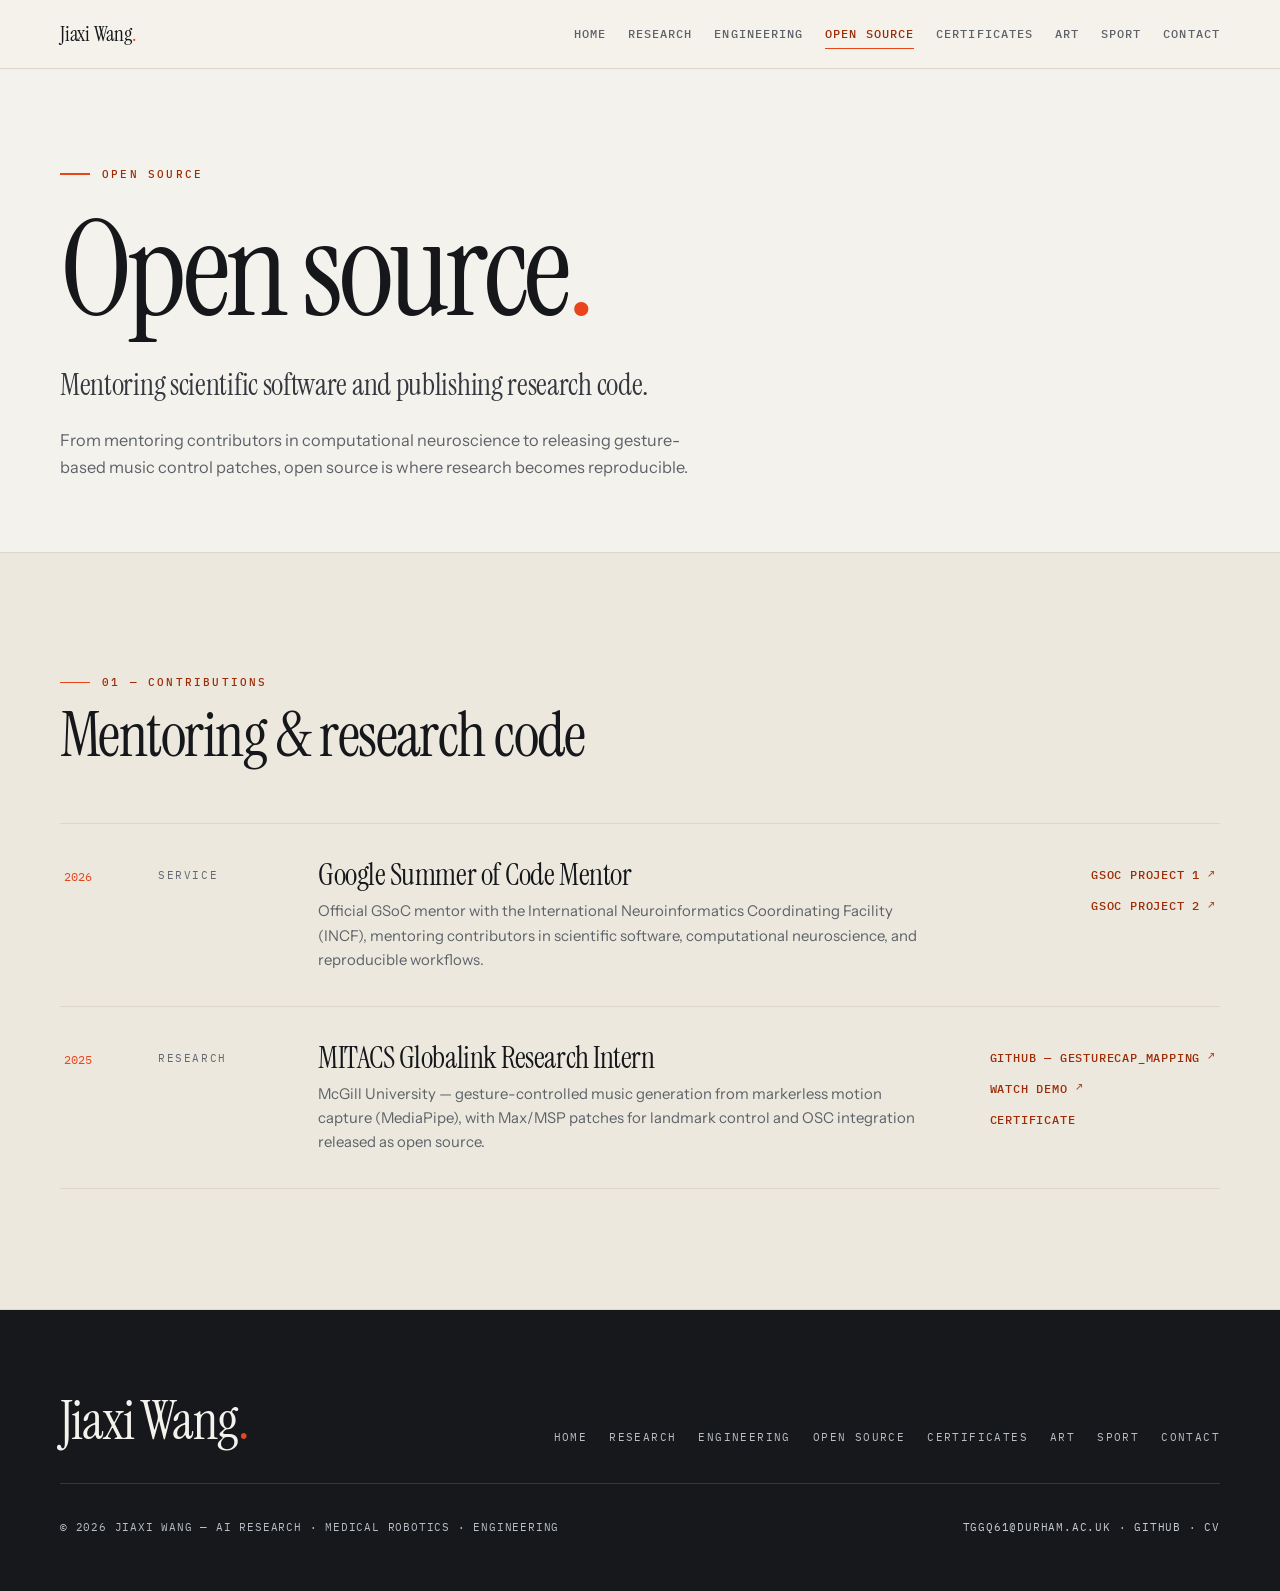
<file: opensource.html>
<!DOCTYPE html>
<html lang="en">
<head>
  <meta charset="UTF-8">
  <meta name="viewport" content="width=device-width, initial-scale=1.0">
  <title>Open Source — Jiaxi Wang</title>
  <meta name="description" content="Open source and research code by Jiaxi Wang — Google Summer of Code mentor at INCF, and MITACS Globalink research intern at McGill University with gesture-based music control patches.">
  <meta name="theme-color" content="#f4f2ec">
  <link rel="canonical" href="https://jiaxiwang05.github.io/opensource.html">
  <meta property="og:type" content="website">
  <meta property="og:site_name" content="Jiaxi Wang">
  <meta property="og:title" content="Open Source — Jiaxi Wang">
  <meta property="og:description" content="GSoC mentoring at INCF and open-source gesture-based music control patches.">
  <meta property="og:url" content="https://jiaxiwang05.github.io/opensource.html">
  <meta property="og:image" content="https://jiaxiwang05.github.io/assets/og-card.png">
  <link rel="icon" type="image/svg+xml" href="assets/favicon.svg">
  <link rel="apple-touch-icon" href="assets/favicon-180.png">
  <link rel="preconnect" href="https://fonts.googleapis.com">
  <link rel="preconnect" href="https://fonts.gstatic.com" crossorigin>
  <link href="https://fonts.googleapis.com/css2?family=IBM+Plex+Mono:wght@400;500&family=Instrument+Sans:wght@400;500;600&family=Instrument+Serif:ital@0;1&display=swap" rel="stylesheet">
  <link rel="stylesheet" href="style.css">
  <script>document.documentElement.classList.add('js');</script>
</head>
<body>
  <a class="skip-link" href="#main">Skip to content</a>

  <header class="site-header">
    <nav class="nav" aria-label="Primary">
      <a class="nav__brand" href="index.html">Jiaxi Wang<em>.</em></a>
      <ul class="nav__links" id="nav-links">
        <li><a href="index.html">Home</a></li>
        <li><a href="research.html">Research</a></li>
        <li><a href="engineering.html">Engineering</a></li>
        <li><a href="opensource.html" class="is-active" aria-current="page">Open Source</a></li>
        <li><a href="certificates.html">Certificates</a></li>
        <li><a href="art.html">Art</a></li>
        <li><a href="sport.html">Sport</a></li>
        <li><a href="contact.html">Contact</a></li>
      </ul>
      <button class="nav__toggle" type="button" aria-expanded="false" aria-controls="nav-links" aria-label="Toggle navigation menu">
        <span class="nav__toggle-bar" aria-hidden="true"></span>
        <span class="nav__toggle-bar" aria-hidden="true"></span>
        <span class="nav__toggle-bar" aria-hidden="true"></span>
      </button>
    </nav>
  </header>

  <main id="main">

    <!-- ============ PAGE HEADER ============ -->
    <section class="hero-home" aria-labelledby="page-title">
      <div class="hero-home__inner">
        <div>
          <p class="eyebrow hero-home__eyebrow">Open Source</p>
          <h1 id="page-title" class="hero-home__name">Open source<span class="dot">.</span></h1>
          <p class="hero-home__identity">Mentoring scientific software and publishing research code.</p>
          <p class="hero-home__statement">From mentoring contributors in computational neuroscience to releasing gesture-based music control patches, open source is where research becomes reproducible.</p>
        </div>
      </div>
    </section>

    <!-- ============ ENTRIES ============ -->
    <section class="section section--tint" aria-labelledby="os-title">
      <div class="wrap">
        <div class="section__head" data-reveal>
          <p class="eyebrow">01 — Contributions</p>
          <h2 id="os-title" class="section__title">Mentoring &amp; research code</h2>
        </div>

        <div class="catalog">
          <article class="catalog__row" data-reveal>
            <span class="catalog__num">2026</span>
            <span class="catalog__cat">Service</span>
            <div>
              <h3 class="catalog__title">Google Summer of Code Mentor</h3>
              <p class="catalog__desc">Official GSoC mentor with the International Neuroinformatics Coordinating Facility (INCF), mentoring contributors in scientific software, computational neuroscience, and reproducible workflows.</p>
            </div>
            <div class="catalog__actions">
              <a class="link-arrow" href="https://summerofcode.withgoogle.com/programs/2026/projects/mgRMtTYS" target="_blank" rel="noopener noreferrer">GSoC Project 1<span class="ext" aria-hidden="true">↗</span></a>
              <a class="link-arrow" href="https://summerofcode.withgoogle.com/programs/2026/projects/exG2wYXK" target="_blank" rel="noopener noreferrer">GSoC Project 2<span class="ext" aria-hidden="true">↗</span></a>
            </div>
          </article>

          <article class="catalog__row" data-reveal>
            <span class="catalog__num">2025</span>
            <span class="catalog__cat">Research</span>
            <div>
              <h3 class="catalog__title">MITACS Globalink Research Intern</h3>
              <p class="catalog__desc">McGill University — gesture-controlled music generation from markerless motion capture (MediaPipe), with Max/MSP patches for landmark control and OSC integration released as open source.</p>
            </div>
            <div class="catalog__actions">
              <a class="link-arrow" href="https://github.com/JiaxiWang05/gesturecap_mapping" target="_blank" rel="noopener noreferrer">GitHub — gesturecap_mapping<span class="ext" aria-hidden="true">↗</span></a>
              <a class="link-arrow" href="https://www.youtube.com/watch?v=aJl4vnLZrYE" target="_blank" rel="noopener noreferrer">Watch demo<span class="ext" aria-hidden="true">↗</span></a>
              <a class="link-arrow" href="certificates.html">Certificate</a>
            </div>
          </article>
        </div>
      </div>
    </section>
  </main>

  <footer class="site-footer">
    <div class="wrap">
      <div class="site-footer__top">
        <p class="site-footer__name">Jiaxi Wang<em>.</em></p>
        <ul class="site-footer__links">
          <li><a href="index.html">Home</a></li>
          <li><a href="research.html">Research</a></li>
          <li><a href="engineering.html">Engineering</a></li>
          <li><a href="opensource.html">Open Source</a></li>
          <li><a href="certificates.html">Certificates</a></li>
          <li><a href="art.html">Art</a></li>
          <li><a href="sport.html">Sport</a></li>
          <li><a href="contact.html">Contact</a></li>
        </ul>
      </div>
      <div class="site-footer__bottom">
        <p>© <span id="year">2026</span> Jiaxi Wang — AI research · medical robotics · engineering</p>
        <p><a href="mailto:tggq61@durham.ac.uk">tggq61@durham.ac.uk</a> · <a href="https://github.com/JiaxiWang05" target="_blank" rel="noopener noreferrer">GitHub</a> · <a href="cv.pdf">CV</a></p>
      </div>
    </div>
  </footer>

  <script src="script.js"></script>
</body>
</html>
</file>
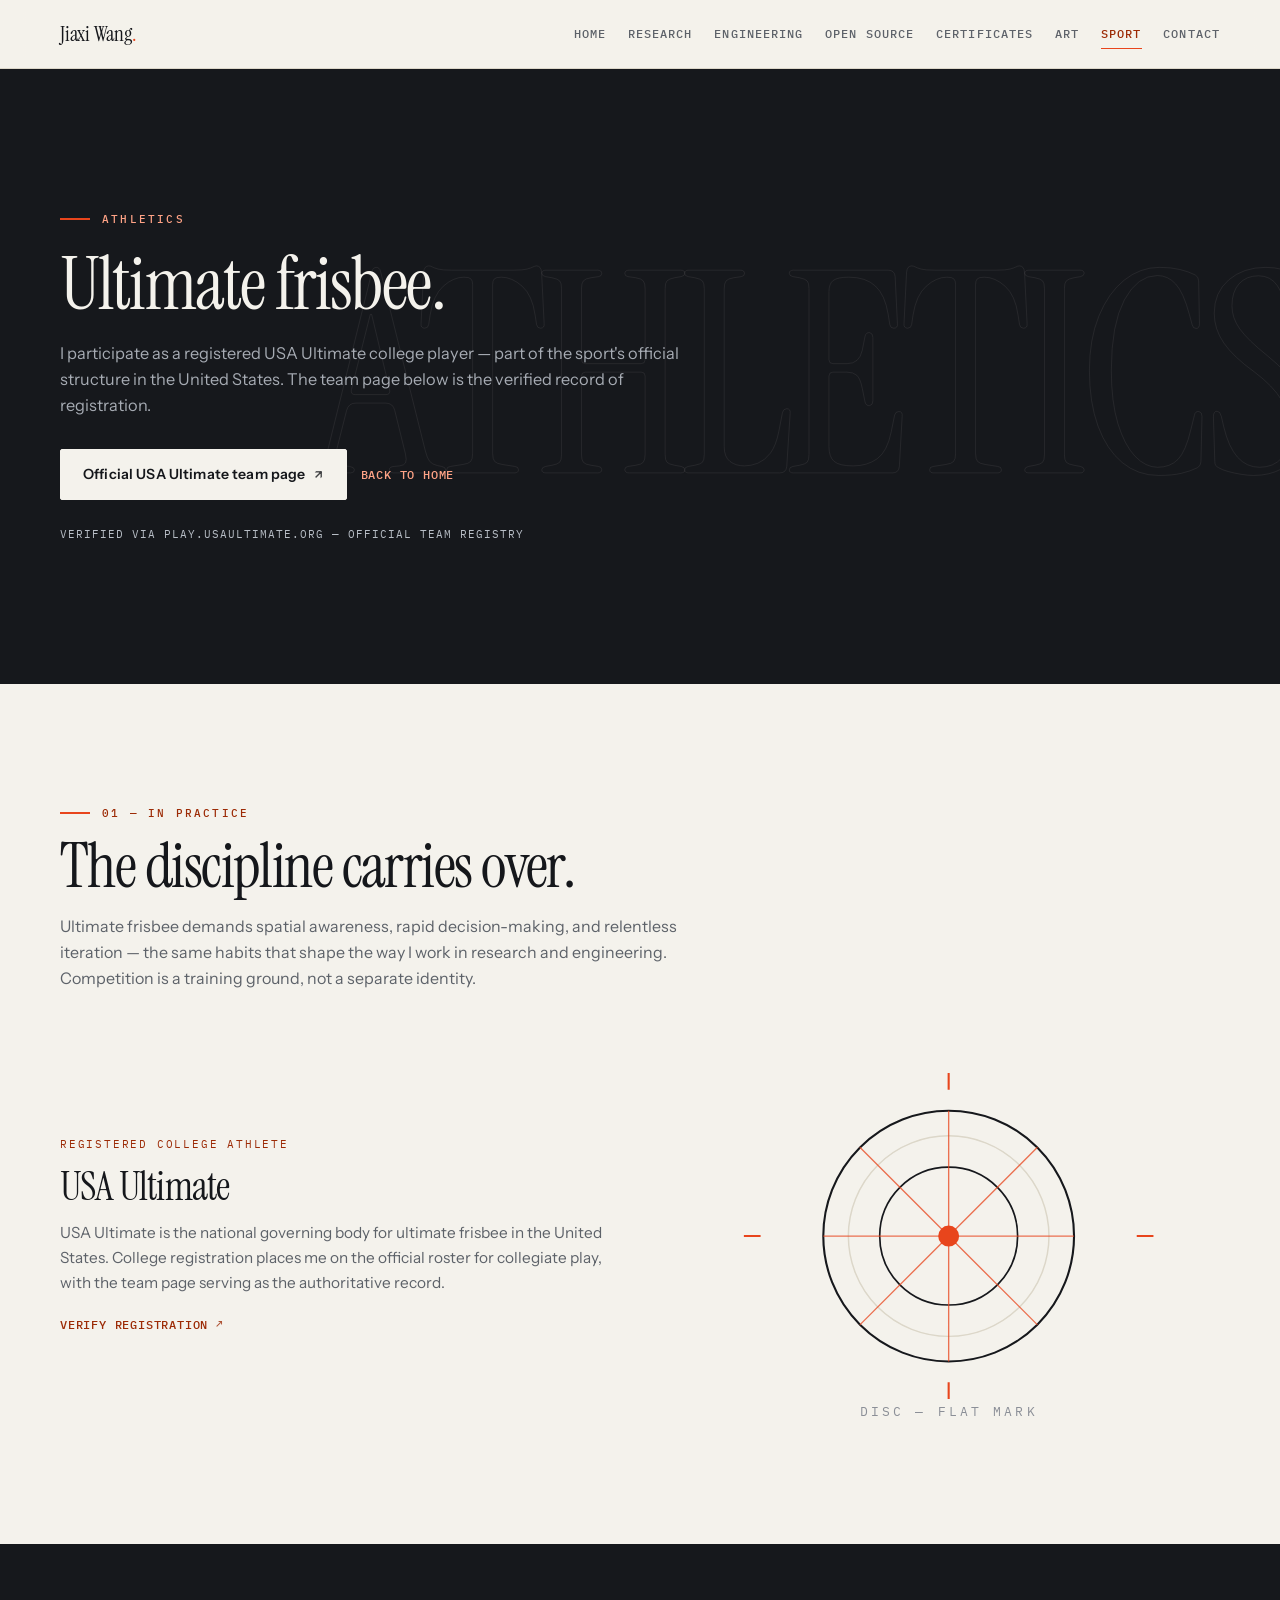
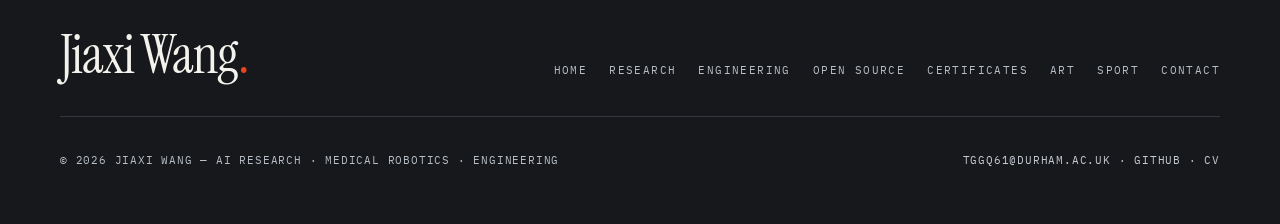
<file: sport.html>
<!DOCTYPE html>
<html lang="en">
<head>
  <meta charset="UTF-8">
  <meta name="viewport" content="width=device-width, initial-scale=1.0">
  <title>Athletics — Jiaxi Wang</title>
  <meta name="description" content="Athletics profile of Jiaxi Wang — registered USA Ultimate college player, verified through the official USA Ultimate team page.">
  <meta name="theme-color" content="#16181c">
  <link rel="canonical" href="https://jiaxiwang05.github.io/sport.html">
  <meta property="og:type" content="website">
  <meta property="og:site_name" content="Jiaxi Wang">
  <meta property="og:title" content="Athletics — Jiaxi Wang">
  <meta property="og:description" content="Registered USA Ultimate college player — official verification.">
  <meta property="og:url" content="https://jiaxiwang05.github.io/sport.html">
  <meta property="og:image" content="https://jiaxiwang05.github.io/assets/og-card.png">
  <link rel="icon" type="image/svg+xml" href="assets/favicon.svg">
  <link rel="apple-touch-icon" href="assets/favicon-180.png">
  <link rel="preconnect" href="https://fonts.googleapis.com">
  <link rel="preconnect" href="https://fonts.gstatic.com" crossorigin>
  <link href="https://fonts.googleapis.com/css2?family=IBM+Plex+Mono:wght@400;500&family=Instrument+Sans:wght@400;500;600&family=Instrument+Serif:ital@0;1&display=swap" rel="stylesheet">
  <link rel="stylesheet" href="style.css">
  <script>document.documentElement.classList.add('js');</script>
</head>
<body>
  <a class="skip-link" href="#main">Skip to content</a>

  <header class="site-header">
    <nav class="nav" aria-label="Primary">
      <a class="nav__brand" href="index.html">Jiaxi Wang<em>.</em></a>
      <ul class="nav__links" id="nav-links">
          <li><a href="index.html">Home</a></li>
          <li><a href="research.html">Research</a></li>
          <li><a href="engineering.html">Engineering</a></li>
        <li><a href="opensource.html">Open Source</a></li>
          <li><a href="certificates.html">Certificates</a></li>
          <li><a href="art.html">Art</a></li>
          <li><a href="sport.html" class="is-active" aria-current="page">Sport</a></li>
          <li><a href="contact.html">Contact</a></li>
        </ul>
      <button class="nav__toggle" type="button" aria-expanded="false" aria-controls="nav-links" aria-label="Toggle navigation menu">
        <span class="nav__toggle-bar" aria-hidden="true"></span>
        <span class="nav__toggle-bar" aria-hidden="true"></span>
        <span class="nav__toggle-bar" aria-hidden="true"></span>
      </button>
    </nav>
  </header>

  <main id="main">

    <!-- ============ ATHLETICS ============ -->
    <section class="dark-hero" aria-labelledby="sport-title">
      <div class="wrap">
        <p class="eyebrow eyebrow--dark dark-hero__eyebrow" data-reveal>Athletics</p>
        <h1 id="sport-title" class="dark-hero__title" data-reveal>Ultimate frisbee.</h1>
        <p class="dark-hero__desc" data-reveal>I participate as a registered USA Ultimate college player — part of the sport's official structure in the United States. The team page below is the verified record of registration.</p>
        <div class="dark-hero__actions" data-reveal>
          <a class="btn btn--light" href="https://play.usaultimate.org/teams/events/Eventteam/?TeamId=EtYK%2BMTULOQ0FjijSrz%2B90YapbNQJKaujdNO5vxPdPw%3D" target="_blank" rel="noopener noreferrer">Official USA Ultimate team page<span class="ext" aria-hidden="true">↗</span></a>
          <a class="link-arrow link-arrow--light" href="index.html">Back to home</a>
        </div>
        <p class="dark-hero__meta" data-reveal>Verified via play.usaultimate.org — official team registry</p>
      </div>
    </section>

    <!-- ============ WHY SPORT ============ -->
    <section class="section" aria-labelledby="sport-note-title">
      <div class="wrap">
        <div class="section__head" data-reveal>
          <p class="eyebrow">01 — In practice</p>
          <h2 id="sport-note-title" class="section__title">The discipline carries over.</h2>
          <p class="section__lead">Ultimate frisbee demands spatial awareness, rapid decision-making, and relentless iteration — the same habits that shape the way I work in research and engineering. Competition is a training ground, not a separate identity.</p>
        </div>
        <div class="feature" data-reveal>
          <div class="feature__body">
            <p class="feature__label">Registered college athlete</p>
            <h3 class="feature__title">USA Ultimate</h3>
            <p class="feature__desc">USA Ultimate is the national governing body for ultimate frisbee in the United States. College registration places me on the official roster for collegiate play, with the team page serving as the authoritative record.</p>
            <div class="feature__actions">
              <a class="link-arrow" href="https://play.usaultimate.org/teams/events/Eventteam/?TeamId=EtYK%2BMTULOQ0FjijSrz%2B90YapbNQJKaujdNO5vxPdPw%3D" target="_blank" rel="noopener noreferrer">Verify registration<span class="ext" aria-hidden="true">↗</span></a>
            </div>
          </div>
          <div class="feature__media" aria-hidden="true">
            <svg viewBox="0 0 520 360" style="display:block;width:100%;height:auto;" role="presentation">
              <circle cx="260" cy="180" r="120" fill="none" stroke="#16181c" stroke-width="2"/>
              <circle cx="260" cy="180" r="96" fill="none" stroke="#dcd7c9" stroke-width="1.4"/>
              <circle cx="260" cy="180" r="66" fill="none" stroke="#16181c" stroke-width="1.6"/>
              <path d="M260 60 L260 300 M140 180 L380 180 M175 95 L345 265 M345 95 L175 265" stroke="#e8451c" stroke-width="1.3" opacity=".75"/>
              <path d="M260 180 m-10 0 a10 10 0 1 1 20 0 a10 10 0 1 1 -20 0" fill="#e8451c"/>
              <path d="M260 40 L260 24 M260 320 L260 336 M80 180 L64 180 M440 180 L456 180" stroke="#e8451c" stroke-width="2"/>
              <text x="260" y="352" text-anchor="middle" font-family="IBM Plex Mono, monospace" font-size="12" letter-spacing="3" fill="#8b8f97">DISC — FLAT MARK</text>
            </svg>
          </div>
        </div>
      </div>
    </section>
  </main>

  <footer class="site-footer">
    <div class="wrap">
      <div class="site-footer__top">
        <p class="site-footer__name">Jiaxi Wang<em>.</em></p>
        <ul class="site-footer__links">
          <li><a href="index.html">Home</a></li>
          <li><a href="research.html">Research</a></li>
          <li><a href="engineering.html">Engineering</a></li>
        <li><a href="opensource.html">Open Source</a></li>
          <li><a href="certificates.html">Certificates</a></li>
          <li><a href="art.html">Art</a></li>
          <li><a href="sport.html">Sport</a></li>
          <li><a href="contact.html">Contact</a></li>
        </ul>
      </div>
      <div class="site-footer__bottom">
        <p>© <span id="year">2026</span> Jiaxi Wang — AI research · medical robotics · engineering</p>
        <p><a href="mailto:tggq61@durham.ac.uk">tggq61@durham.ac.uk</a> · <a href="https://github.com/JiaxiWang05" target="_blank" rel="noopener noreferrer">GitHub</a> · <a href="cv.pdf">CV</a></p>
      </div>
    </div>
  </footer>

  <script src="script.js"></script>
</body>
</html>
</file>
<file: style.css>
/* =====================================================================
   Jiaxi Wang — interdisciplinary portfolio
   Editorial exhibition language · ivory paper · ink · vermillion
   Instrument Serif display · Instrument Sans body · IBM Plex Mono labels
   ===================================================================== */

:root {
  --paper:      #f4f2ec;
  --paper-2:    #ece8dd;
  --field:      #fbfaf5;
  --ink:        #15171b;
  --ink-2:      #34383f;
  --muted:      #5d6269;
  --faint:      #63686f;
  --line:       #dcd7c9;
  --line-2:     #c8c2ae;
  --accent:     #e8451c;
  --accent-2:   #9c2b06;
  --accent-soft:#f6dfd6;
  --dark:       #16181c;
  --dark-2:     #20232a;
  --dark-line:  #33363d;
  --maxw:       1240px;
  --pad:        clamp(20px, 4vw, 40px);
  --nav-h:      68px;
  --font-serif: "Instrument Serif", Georgia, "Times New Roman", serif;
  --font-sans:  "Instrument Sans", system-ui, -apple-system, "Segoe UI", sans-serif;
  --font-mono:  "IBM Plex Mono", ui-monospace, SFMono-Regular, Menlo, monospace;
  --ease:       cubic-bezier(.22, .61, .36, 1);
}

*,
*::before,
*::after { box-sizing: border-box; }

html {
  scroll-behavior: smooth;
  scroll-padding-top: calc(var(--nav-h) + 12px);
}

body {
  margin: 0;
  background: var(--paper);
  color: var(--ink);
  font-family: var(--font-sans);
  font-size: 16px;
  line-height: 1.62;
  -webkit-font-smoothing: antialiased;
  text-rendering: optimizeLegibility;
}

img, iframe { max-width: 100%; border: 0; }
a { color: inherit; text-decoration: none; }

::selection { background: var(--accent); color: #fff; }

:focus-visible {
  outline: 2px solid var(--accent);
  outline-offset: 3px;
  border-radius: 2px;
}

.mono { font-family: var(--font-mono); }
.serif { font-family: var(--font-serif); }

.skip-link {
  position: absolute;
  left: 14px;
  top: -70px;
  z-index: 300;
  padding: 12px 18px;
  background: var(--ink);
  color: var(--paper);
  font-size: .86rem;
  border-radius: 0 0 6px 6px;
  transition: top .18s ease;
}
.skip-link:focus { top: 0; }

/* ============ TYPOGRAPHIC PRIMITIVES ============ */

.eyebrow {
  display: flex;
  align-items: center;
  gap: 12px;
  margin: 0;
  font-family: var(--font-mono);
  font-size: .7rem;
  font-weight: 500;
  letter-spacing: 2.2px;
  text-transform: uppercase;
  color: var(--accent-2);
}

.eyebrow::before {
  content: "";
  width: 30px;
  height: 1.5px;
  background: var(--accent);
}

.eyebrow--dark { color: #ffa386; }

.rule {
  height: 1px;
  background: var(--line);
  border: 0;
  margin: 0;
}

/* ============ BUTTONS & LINKS ============ */

.btn {
  display: inline-flex;
  align-items: center;
  gap: 9px;
  padding: 13px 22px;
  border: 1px solid var(--line-2);
  border-radius: 2px;
  background: transparent;
  color: var(--ink);
  font-family: var(--font-sans);
  font-size: .88rem;
  font-weight: 600;
  letter-spacing: .01em;
  cursor: pointer;
  transition: background .2s ease, color .2s ease, border-color .2s ease, transform .18s ease, box-shadow .2s ease;
}

.btn:hover {
  border-color: var(--ink);
  transform: translateY(-2px);
  box-shadow: 0 10px 24px rgba(21, 23, 27, .10);
}

.btn--solid {
  background: var(--ink);
  border-color: var(--ink);
  color: var(--paper);
}

.btn--solid:hover {
  background: var(--accent);
  border-color: var(--accent);
  color: #fff;
}

.btn--light {
  background: var(--paper);
  border-color: var(--paper);
  color: var(--ink);
}

.btn--light:hover {
  background: #fff;
  border-color: #fff;
}

.link-arrow {
  display: inline-flex;
  align-items: center;
  gap: 8px;
  font-family: var(--font-mono);
  font-size: .78rem;
  font-weight: 500;
  letter-spacing: .8px;
  text-transform: uppercase;
  color: var(--accent-2);
  border-bottom: 1.5px solid transparent;
  transition: gap .2s ease, border-color .2s ease, color .2s ease;
}

.link-arrow:hover {
  gap: 13px;
  border-color: var(--accent);
  color: var(--accent-2);
}

.link-arrow--light { color: #ffa386; }
.link-arrow--light:hover { border-color: #ffa386; color: #ffa386; }

.ext { font-size: .85em; opacity: .8; }

/* ============ NAVIGATION ============ */

.site-header {
  position: sticky;
  top: 0;
  z-index: 200;
  background: rgba(244, 242, 236, .9);
  -webkit-backdrop-filter: blur(12px) saturate(150%);
  backdrop-filter: blur(12px) saturate(150%);
  border-bottom: 1px solid var(--line);
  transition: box-shadow .25s ease;
}

.site-header.is-scrolled { box-shadow: 0 8px 30px rgba(21, 23, 27, .06); }

.nav {
  position: relative;
  max-width: var(--maxw);
  height: var(--nav-h);
  margin: 0 auto;
  padding: 0 var(--pad);
  display: flex;
  align-items: center;
  justify-content: space-between;
  gap: 24px;
}

.nav__brand {
  font-family: var(--font-serif);
  font-size: 1.34rem;
  letter-spacing: -.01em;
  white-space: nowrap;
}

.nav__brand em {
  font-style: normal;
  color: var(--accent);
}

.nav__links {
  list-style: none;
  margin: 0;
  padding: 0;
  display: flex;
  align-items: center;
  gap: clamp(10px, 1.7vw, 22px);
  visibility: visible;
}

.nav__links a {
  position: relative;
  display: inline-block;
  padding: 7px 0;
  font-family: var(--font-mono);
  font-size: .72rem;
  font-weight: 500;
  letter-spacing: 1.1px;
  text-transform: uppercase;
  color: var(--muted);
  transition: color .18s ease;
}

.nav__links a::after {
  content: "";
  position: absolute;
  left: 0;
  right: 0;
  bottom: 1px;
  height: 1.5px;
  background: var(--accent);
  transform: scaleX(0);
  transform-origin: left;
  transition: transform .22s var(--ease);
}

.nav__links a:hover { color: var(--ink); }

.nav__links a.is-active {
  color: var(--accent-2);
}

.nav__links a.is-active::after { transform: scaleX(1); }

.nav__toggle {
  display: none;
  flex-direction: column;
  justify-content: center;
  align-items: center;
  gap: 5px;
  width: 44px;
  height: 44px;
  padding: 0;
  background: transparent;
  border: 1px solid var(--line-2);
  border-radius: 3px;
  cursor: pointer;
}

.nav__toggle-bar {
  display: block;
  width: 19px;
  height: 2px;
  background: var(--ink);
  transition: transform .22s var(--ease), opacity .18s ease;
}

.nav--open .nav__toggle-bar:nth-child(1) { transform: translateY(7px) rotate(45deg); }
.nav--open .nav__toggle-bar:nth-child(2) { opacity: 0; }
.nav--open .nav__toggle-bar:nth-child(3) { transform: translateY(-7px) rotate(-45deg); }

/* ============ HOME HERO ============ */

.hero-home {
  position: relative;
  padding: clamp(52px, 8vw, 96px) 0 clamp(40px, 6vw, 72px);
  overflow: hidden;
}

.hero-home__inner {
  max-width: var(--maxw);
  margin: 0 auto;
  padding: 0 var(--pad);
  display: grid;
  grid-template-columns: 1fr minmax(280px, 340px);
  gap: clamp(30px, 5vw, 70px);
  align-items: start;
}

.hero-home__eyebrow { margin-bottom: 22px; }

.hero-home__name {
  margin: 0;
  font-family: var(--font-serif);
  font-weight: 400;
  font-size: clamp(3.6rem, 10.5vw, 8.6rem);
  line-height: .96;
  letter-spacing: -.035em;
}

.hero-home__name .dot { color: var(--accent); }

.hero-home__note {
  margin: 18px 0 0;
  font-family: var(--font-mono);
  font-size: .72rem;
  letter-spacing: 1.2px;
  color: var(--faint);
}

.hero-home__identity {
  margin: 26px 0 0;
  font-family: var(--font-serif);
  font-size: clamp(1.35rem, 2.6vw, 1.9rem);
  letter-spacing: -.01em;
  color: var(--ink-2);
}

.hero-home__identity em { color: var(--accent-2); font-style: italic; }

.hero-home__statement {
  margin: 18px 0 0;
  max-width: 58ch;
  color: var(--muted);
  font-size: 1.02rem;
}

.hero-home__actions {
  display: flex;
  flex-wrap: wrap;
  align-items: center;
  gap: 12px;
  margin-top: 30px;
}

.hero-home__facts {
  margin: 34px 0 0;
  padding: 0;
  list-style: none;
  display: flex;
  flex-wrap: wrap;
  gap: 10px 28px;
  border-top: 1px solid var(--line);
  padding-top: 18px;
  font-family: var(--font-mono);
  font-size: .7rem;
  letter-spacing: .8px;
  text-transform: uppercase;
  color: var(--faint);
}

.hero-home__facts b { color: var(--ink-2); font-weight: 500; }

/* discipline ledger */

.ledger {
  margin: 0;
  padding: 0;
  list-style: none;
  border-top: 1px solid var(--line);
}

.ledger__row {
  display: grid;
  grid-template-columns: 44px 1fr auto;
  gap: 12px;
  align-items: baseline;
  padding: 13px 2px;
  border-bottom: 1px solid var(--line);
  transition: background .2s ease, padding-left .2s ease;
}

.ledger__row:hover {
  background: var(--paper-2);
  padding-left: 10px;
}

.ledger__group {
  padding: 18px 2px 6px;
  font-family: var(--font-mono);
  font-size: .62rem;
  letter-spacing: 2px;
  text-transform: uppercase;
  color: var(--faint);
}

.ledger__num {
  font-family: var(--font-mono);
  font-size: .72rem;
  color: var(--accent);
}

.ledger__label {
  font-family: var(--font-serif);
  font-size: 1.14rem;
  letter-spacing: -.01em;
}

.ledger__arrow {
  font-family: var(--font-mono);
  font-size: .8rem;
  color: var(--faint);
}

.ledger__row a {
  display: contents;
  color: inherit;
}

/* marquee */

.marquee {
  margin-top: clamp(36px, 6vw, 64px);
  border-top: 1px solid var(--line);
  border-bottom: 1px solid var(--line);
  background: var(--paper-2);
  overflow: hidden;
  white-space: nowrap;
}

.marquee__track {
  display: inline-flex;
  gap: 0;
  padding: 13px 0;
  animation: marquee 36s linear infinite;
  will-change: transform;
}

.marquee:hover .marquee__track { animation-play-state: paused; }

.marquee__item {
  font-family: var(--font-mono);
  font-size: .72rem;
  letter-spacing: 2px;
  text-transform: uppercase;
  color: var(--ink-2);
  padding: 0 18px;
}

.marquee__item::before {
  content: "✳";
  color: var(--accent);
  margin-right: 36px;
}

@keyframes marquee {
  from { transform: translateX(0); }
  to   { transform: translateX(-50%); }
}

/* ============ SECTIONS ============ */

.section {
  padding: clamp(70px, 10vw, 120px) 0;
}

.section--tint { background: var(--paper-2); border-top: 1px solid var(--line); border-bottom: 1px solid var(--line); }
.section--dark { background: var(--dark); color: var(--paper); }

.wrap {
  max-width: var(--maxw);
  margin: 0 auto;
  padding: 0 var(--pad);
}

.section__head { margin-bottom: clamp(34px, 5vw, 56px); }

.section__head--center { text-align: center; }
.section__head--center .eyebrow { justify-content: center; }
.section__head--center .eyebrow::before { display: none; }

.section__title {
  margin: 12px 0 0;
  font-family: var(--font-serif);
  font-weight: 400;
  font-size: clamp(2.2rem, 5vw, 3.9rem);
  letter-spacing: -.025em;
  line-height: 1.02;
}

.section__lead {
  margin: 16px 0 0;
  max-width: 62ch;
  color: var(--muted);
  font-size: 1rem;
}

.section__head--center .section__lead { margin-inline: auto; }

.section__note {
  margin: 18px 0 0;
  font-family: var(--font-mono);
  font-size: .7rem;
  letter-spacing: .5px;
  color: var(--faint);
}

.section--dark .section__title { color: var(--paper); }
.section--dark .section__lead { color: #a6abb3; }

/* ============ CATALOG (work index) ============ */

.catalog {
  border-top: 1px solid var(--line);
}

.catalog__row {
  display: grid;
  grid-template-columns: 64px 130px 1fr auto;
  gap: clamp(14px, 2.5vw, 30px);
  align-items: start;
  padding: clamp(22px, 3vw, 34px) 4px;
  border-bottom: 1px solid var(--line);
  transition: background .22s ease, padding-left .22s ease;
}

.catalog__row:hover {
  background: var(--paper-2);
  padding-left: 14px;
}

.catalog__num {
  font-family: var(--font-mono);
  font-size: .78rem;
  color: var(--accent);
  padding-top: 8px;
}

.catalog__cat {
  font-family: var(--font-mono);
  font-size: .66rem;
  letter-spacing: 1.6px;
  text-transform: uppercase;
  color: var(--faint);
  padding-top: 9px;
}

.catalog__title {
  margin: 0 0 8px;
  font-family: var(--font-serif);
  font-weight: 400;
  font-size: clamp(1.35rem, 2.4vw, 1.9rem);
  letter-spacing: -.015em;
  line-height: 1.1;
}

.catalog__desc {
  margin: 0;
  max-width: 60ch;
  color: var(--muted);
  font-size: .93rem;
}

.catalog__actions {
  display: flex;
  flex-direction: column;
  align-items: flex-start;
  gap: 10px;
  padding-top: 6px;
}

.catalog__status {
  display: inline-flex;
  align-items: center;
  gap: 7px;
  font-family: var(--font-mono);
  font-size: .62rem;
  font-weight: 500;
  letter-spacing: 1.2px;
  text-transform: uppercase;
  color: var(--accent-2);
  background: var(--accent-soft);
  padding: 4px 10px;
  border-radius: 2px;
}

.catalog__status::before {
  content: "";
  width: 6px;
  height: 6px;
  border-radius: 50%;
  background: var(--accent);
}

.catalog__status--muted {
  color: var(--muted);
  background: transparent;
  border: 1px solid var(--line-2);
}

.catalog__status--muted::before { background: var(--faint); }

/* ============ EDITORIAL FEATURES ============ */

.feature {
  display: grid;
  grid-template-columns: 1.02fr .98fr;
  gap: clamp(24px, 4vw, 56px);
  align-items: center;
}

.feature--reverse .feature__media { order: 2; }

.feature__media {
  min-width: 0;
}

.feature__body {
  min-width: 0;
}

.feature__label {
  margin: 0 0 12px;
  font-family: var(--font-mono);
  font-size: .66rem;
  letter-spacing: 1.8px;
  text-transform: uppercase;
  color: var(--accent-2);
}

.feature__title {
  margin: 0 0 14px;
  font-family: var(--font-serif);
  font-weight: 400;
  font-size: clamp(1.7rem, 3.2vw, 2.5rem);
  letter-spacing: -.02em;
  line-height: 1.06;
}

.feature__desc {
  margin: 0 0 18px;
  color: var(--muted);
  font-size: .96rem;
  max-width: 56ch;
}

.feature__meta {
  margin: 0 0 16px;
  font-family: var(--font-mono);
  font-size: .68rem;
  letter-spacing: .9px;
  text-transform: uppercase;
  color: var(--faint);
}

.feature__actions {
  display: flex;
  flex-wrap: wrap;
  gap: 12px 22px;
  align-items: center;
}

/* video frame */

.frame {
  position: relative;
  aspect-ratio: 16 / 9;
  border-radius: 4px;
  overflow: hidden;
  background: #0c0e11;
  border: 1px solid var(--line-2);
  box-shadow: 0 24px 60px rgba(21, 23, 27, .14);
}

.frame iframe {
  display: block;
  width: 100%;
  height: 100%;
}

/* click-to-play video preview */

.video {
  position: relative;
  aspect-ratio: 16 / 9;
  border-radius: 4px;
  overflow: hidden;
  background: #0c0e11;
  border: 1px solid var(--line-2);
  box-shadow: 0 24px 60px rgba(21, 23, 27, .14);
}

.video__preview {
  position: absolute;
  inset: 0;
  width: 100%;
  height: 100%;
  padding: 0;
  border: 0;
  background: #0c0e11;
  cursor: pointer;
  display: block;
}

.video__thumb {
  display: block;
  width: 100%;
  height: 100%;
  object-fit: cover;
  opacity: .94;
  transition: transform .5s var(--ease), opacity .3s ease;
}

.video__preview:hover .video__thumb,
.video__preview:focus-visible .video__thumb {
  transform: scale(1.03);
  opacity: 1;
}

.video__play {
  position: absolute;
  left: 50%;
  top: 50%;
  transform: translate(-50%, -50%);
  width: 66px;
  height: 66px;
  border-radius: 50%;
  background: rgba(21, 23, 27, .62);
  display: flex;
  align-items: center;
  justify-content: center;
  transition: background .2s ease, transform .2s ease;
}

.video__play svg {
  width: 24px;
  height: 24px;
  margin-left: 4px;
  fill: #fff;
}

.video__preview:hover .video__play,
.video__preview:focus-visible .video__play {
  background: var(--accent);
  transform: translate(-50%, -50%) scale(1.06);
}

.video__frame {
  position: absolute;
  inset: 0;
  aspect-ratio: auto;
  border-radius: 0;
  box-shadow: none;
}

/* image frame (pdf preview / artwork) */

.img-frame {
  display: block;
  border-radius: 4px;
  overflow: hidden;
  border: 1px solid var(--line-2);
  background: var(--field);
}

.img-frame img {
  display: block;
  width: 100%;
  height: 100%;
  object-fit: cover;
  transition: transform .6s var(--ease);
}

.img-frame:hover img { transform: scale(1.025); }

/* metrics */

.metrics {
  list-style: none;
  margin: 0 0 20px;
  padding: 14px 0;
  border-top: 1px solid var(--line);
  border-bottom: 1px solid var(--line);
  display: flex;
  flex-wrap: wrap;
  gap: 0;
}

.metrics li {
  padding: 0 22px;
  display: flex;
  flex-direction: column;
  gap: 2px;
}

.metrics li:first-child { padding-left: 0; }
.metrics li + li { border-left: 1px solid var(--line); }

.metrics__value {
  font-family: var(--font-mono);
  font-size: 1.5rem;
  font-weight: 500;
  color: var(--accent-2);
  letter-spacing: -.02em;
}

.metrics__label {
  font-family: var(--font-mono);
  font-size: .62rem;
  letter-spacing: 1px;
  text-transform: uppercase;
  color: var(--faint);
}

/* tags */

.tags {
  list-style: none;
  margin: 0;
  padding: 0;
  display: flex;
  flex-wrap: wrap;
  gap: 7px;
}

.tags li {
  padding: 4px 11px;
  border: 1px solid var(--line-2);
  border-radius: 2px;
  font-family: var(--font-mono);
  font-size: .64rem;
  letter-spacing: .6px;
  text-transform: uppercase;
  color: var(--muted);
}

/* ============ PUBLICATION (research page) ============ */

.paper-feature {
  display: grid;
  grid-template-columns: 1.15fr .85fr;
  gap: clamp(24px, 4vw, 60px);
  align-items: start;
}

.paper-feature__status {
  display: inline-flex;
  align-items: center;
  gap: 9px;
  margin: 0 0 18px;
  padding: 6px 13px;
  border: 1px solid var(--accent);
  color: var(--accent-2);
  font-family: var(--font-mono);
  font-size: .66rem;
  font-weight: 500;
  letter-spacing: 1.6px;
  text-transform: uppercase;
  border-radius: 2px;
}

.paper-feature__status::before {
  content: "";
  width: 7px;
  height: 7px;
  border-radius: 50%;
  background: var(--accent);
}

.paper-feature__title {
  margin: 0 0 16px;
  font-family: var(--font-serif);
  font-weight: 400;
  font-size: clamp(1.9rem, 3.8vw, 2.9rem);
  letter-spacing: -.02em;
  line-height: 1.04;
}

.paper-feature__title a { border-bottom: 2px solid transparent; transition: border-color .2s ease, color .2s ease; }
.paper-feature__title a:hover { border-color: var(--accent); color: var(--accent-2); }

.paper-feature__authors {
  margin: 0 0 18px;
  color: var(--ink-2);
  font-size: .95rem;
  line-height: 1.75;
}

.paper-feature__authors strong {
  color: var(--accent-2);
  font-weight: 600;
  background: var(--accent-soft);
  padding: 0 4px;
}

.paper-feature__abstract {
  margin: 0;
  color: var(--muted);
  font-size: .95rem;
  line-height: 1.68;
  max-width: 70ch;
}

.actions-panel {
  border: 1px solid var(--line);
  background: var(--field);
  padding: clamp(20px, 2.6vw, 30px);
}

.actions-panel__label {
  margin: 0 0 16px;
  font-family: var(--font-mono);
  font-size: .66rem;
  letter-spacing: 1.8px;
  text-transform: uppercase;
  color: var(--faint);
}

.actions-panel__list {
  list-style: none;
  margin: 0;
  padding: 0;
}

.actions-panel__list li {
  border-top: 1px solid var(--line);
}

.actions-panel__list a {
  display: flex;
  justify-content: space-between;
  align-items: center;
  gap: 12px;
  padding: 14px 2px;
  font-family: var(--font-mono);
  font-size: .74rem;
  letter-spacing: .6px;
  text-transform: uppercase;
  transition: color .18s ease, padding-left .18s ease;
}

.actions-panel__list a:hover {
  color: var(--accent-2);
  padding-left: 8px;
}

.actions-panel__list .ext { color: var(--accent); }

.paper-feature > aside {
  display: grid;
  gap: 16px;
}

/* ============ PROJECT CARDS / ROWS ============ */

.project-row {
  display: grid;
  grid-template-columns: 1fr 1fr;
  gap: clamp(22px, 4vw, 54px);
  align-items: center;
  padding: clamp(30px, 4vw, 52px) 0;
  border-top: 1px solid var(--line);
}

.project-row:last-child { border-bottom: 1px solid var(--line); }

.project-row--flip .project-row__media { order: 2; }

.project-row__body { min-width: 0; }

.project-row__cat {
  margin: 0 0 10px;
  font-family: var(--font-mono);
  font-size: .66rem;
  letter-spacing: 1.8px;
  text-transform: uppercase;
  color: var(--accent-2);
}

.project-row__title {
  margin: 0 0 12px;
  font-family: var(--font-serif);
  font-weight: 400;
  font-size: clamp(1.5rem, 2.8vw, 2.1rem);
  letter-spacing: -.015em;
  line-height: 1.08;
}

.project-row__org {
  margin: 0 0 12px;
  font-family: var(--font-mono);
  font-size: .7rem;
  letter-spacing: .8px;
  text-transform: uppercase;
  color: var(--faint);
}

.project-row__desc { margin: 0 0 16px; color: var(--muted); font-size: .95rem; max-width: 58ch; }

.project-facts {
  list-style: none;
  margin: 0 0 18px;
  padding: 0;
}

.project-facts li {
  display: grid;
  grid-template-columns: 118px 1fr;
  gap: 16px;
  padding: 11px 0;
  border-top: 1px solid var(--line);
}

.project-facts dt {
  font-family: var(--font-mono);
  font-size: .64rem;
  letter-spacing: 1px;
  text-transform: uppercase;
  color: var(--faint);
  padding-top: 2px;
}

.project-facts dd { margin: 0; color: var(--muted); font-size: .9rem; }

/* ============ DARK HERO (sport / CTA) ============ */

.dark-hero {
  background: var(--dark);
  color: var(--paper);
  padding: clamp(80px, 11vw, 150px) 0;
  position: relative;
  overflow: hidden;
}

.dark-hero::before {
  content: "ATHLETICS";
  position: absolute;
  right: -2%;
  top: 50%;
  transform: translateY(-50%);
  font-family: var(--font-serif);
  font-size: clamp(6rem, 22vw, 18rem);
  letter-spacing: -.04em;
  color: transparent;
  -webkit-text-stroke: 1px rgba(244, 242, 236, .07);
  pointer-events: none;
  user-select: none;
}

.dark-hero__eyebrow { margin-bottom: 20px; }

.dark-hero__title {
  margin: 0 0 18px;
  font-family: var(--font-serif);
  font-weight: 400;
  font-size: clamp(2.5rem, 6vw, 4.6rem);
  letter-spacing: -.025em;
  line-height: 1;
  max-width: 16ch;
  position: relative;
}

.dark-hero__desc {
  margin: 0;
  max-width: 58ch;
  color: #a6abb3;
  font-size: 1.02rem;
}

.dark-hero__actions {
  display: flex;
  flex-wrap: wrap;
  gap: 14px;
  margin-top: 30px;
  position: relative;
}

.dark-hero__meta {
  margin: 26px 0 0;
  font-family: var(--font-mono);
  font-size: .68rem;
  letter-spacing: 1px;
  text-transform: uppercase;
  color: #b8bec6;
  position: relative;
}

/* ============ EVIDENCE PANELS ============ */

.evidence-grid {
  display: grid;
  grid-template-columns: repeat(3, 1fr);
  gap: 16px;
}

.evidence-card {
  border: 1px solid var(--line);
  background: var(--field);
  padding: 22px;
  display: flex;
  flex-direction: column;
  gap: 12px;
  transition: box-shadow .22s ease, border-color .22s ease, transform .22s ease;
}

.evidence-card:hover {
  border-color: var(--line-2);
  box-shadow: 0 18px 40px rgba(21, 23, 27, .08);
  transform: translateY(-3px);
}

.evidence-card__source {
  font-family: var(--font-mono);
  font-size: .62rem;
  letter-spacing: 1.4px;
  text-transform: uppercase;
  color: var(--accent);
}

.evidence-card__title {
  margin: 0;
  font-family: var(--font-serif);
  font-weight: 400;
  font-size: 1.2rem;
  letter-spacing: -.01em;
  line-height: 1.15;
}

.evidence-card__desc {
  margin: 0;
  color: var(--muted);
  font-size: .86rem;
  flex: 1;
}

/* ============ CERTIFICATE ARCHIVE ============ */

.cert-grid {
  display: grid;
  grid-template-columns: 1fr 1fr;
  gap: 22px;
}

.cert-card {
  border: 1px solid var(--line);
  background: var(--field);
  display: grid;
  grid-template-columns: 210px 1fr;
  min-height: 250px;
  transition: box-shadow .22s ease, transform .22s ease;
}

.cert-card:hover {
  box-shadow: 0 20px 44px rgba(21, 23, 27, .09);
  transform: translateY(-3px);
}

.cert-card__thumb {
  border-right: 1px solid var(--line);
  background: var(--paper-2);
  display: flex;
  align-items: center;
  justify-content: center;
  padding: 18px;
}

.cert-card__thumb img {
  display: block;
  width: 100%;
  height: 100%;
  object-fit: contain;
  box-shadow: 0 12px 30px rgba(21, 23, 27, .14);
}

.cert-card__body {
  padding: 24px;
  display: flex;
  flex-direction: column;
}

.cert-card__org {
  margin: 0 0 8px;
  font-family: var(--font-mono);
  font-size: .64rem;
  letter-spacing: 1.4px;
  text-transform: uppercase;
  color: var(--accent-2);
}

.cert-card__title {
  margin: 0 0 8px;
  font-family: var(--font-serif);
  font-weight: 400;
  font-size: 1.45rem;
  letter-spacing: -.01em;
  line-height: 1.1;
}

.cert-card__meta {
  margin: 0 0 12px;
  font-family: var(--font-mono);
  font-size: .68rem;
  letter-spacing: .6px;
  text-transform: uppercase;
  color: var(--faint);
}

.cert-card__desc {
  margin: 0 0 18px;
  color: var(--muted);
  font-size: .88rem;
  flex: 1;
}

/* ============ TIMELINE ============ */

.timeline-grid {
  display: grid;
  grid-template-columns: 1fr 1fr;
  gap: clamp(34px, 6vw, 80px);
}

.timeline-col__title {
  margin: 0 0 20px;
  padding-bottom: 12px;
  border-bottom: 1px solid var(--line-2);
  font-family: var(--font-mono);
  font-size: .7rem;
  font-weight: 500;
  letter-spacing: 2px;
  text-transform: uppercase;
  color: var(--accent-2);
}

.timeline { list-style: none; margin: 0; padding: 0; }

.tl {
  display: grid;
  grid-template-columns: 120px 1fr;
  gap: 18px;
  padding: 18px 0;
  border-top: 1px solid var(--line);
}

.timeline .tl:last-child { border-bottom: 1px solid var(--line); }

.tl__when {
  margin: 0;
  font-family: var(--font-mono);
  font-size: .76rem;
  color: var(--accent);
  padding-top: 3px;
}

.tl__role {
  margin: 0 0 3px;
  font-weight: 600;
  font-size: 1rem;
}

.tl__org {
  margin: 0 0 4px;
  font-size: .9rem;
  color: var(--ink-2);
}

.tl__note {
  margin: 0;
  color: var(--muted);
  font-size: .86rem;
}

/* ============ CASE STUDY (engineering) ============ */

.case-layout {
  display: grid;
  grid-template-columns: 1fr 320px;
  gap: clamp(28px, 5vw, 64px);
  align-items: start;
}

.case__block {
  display: grid;
  grid-template-columns: 74px 1fr;
  gap: clamp(16px, 3vw, 30px);
  padding: clamp(24px, 3vw, 34px) 0;
  border-top: 1px solid var(--line);
}

.case__block:last-child { border-bottom: 1px solid var(--line); }

.case__num {
  font-family: var(--font-mono);
  font-size: .82rem;
  color: var(--accent);
  padding-top: 4px;
}

.case__title {
  margin: 0 0 10px;
  font-family: var(--font-serif);
  font-weight: 400;
  font-size: 1.35rem;
  letter-spacing: -.01em;
}

.case__text {
  margin: 0;
  color: var(--muted);
  font-size: .95rem;
  max-width: 62ch;
}

.case__rail {
  position: sticky;
  top: calc(var(--nav-h) + 20px);
  border: 1px solid var(--line);
  background: var(--field);
}

.case__rail-body {
  padding: 22px;
}

.case__rail-meta {
  margin: 0 0 14px;
  font-family: var(--font-mono);
  font-size: .66rem;
  letter-spacing: 1.1px;
  text-transform: uppercase;
  color: var(--faint);
}

.case__rail-title {
  margin: 0 0 8px;
  font-family: var(--font-serif);
  font-weight: 400;
  font-size: 1.3rem;
  line-height: 1.12;
}

.case__rail-desc {
  margin: 0 0 18px;
  color: var(--muted);
  font-size: .86rem;
}

.case__rail .btn { width: 100%; justify-content: center; }

/* ============ CONTACT ============ */

.contact-hero {
  text-align: center;
  padding: clamp(70px, 10vw, 130px) 0;
}

.contact-hero__title {
  margin: 0 0 18px;
  font-family: var(--font-serif);
  font-weight: 400;
  font-size: clamp(2.4rem, 6vw, 4.4rem);
  letter-spacing: -.025em;
  line-height: 1;
}

.contact-hero__email {
  display: inline-block;
  margin: 10px 0 8px;
  font-family: var(--font-mono);
  font-size: clamp(1rem, 2.4vw, 1.45rem);
  color: var(--accent-2);
  border-bottom: 2px solid var(--accent);
  padding-bottom: 3px;
  transition: color .2s ease, background .2s ease;
}

.contact-hero__email:hover { background: var(--accent-soft); }

.contact-hero__note {
  margin: 0;
  font-family: var(--font-mono);
  font-size: .72rem;
  letter-spacing: 1px;
  color: var(--faint);
  min-height: 1.4em;
}

.contact-actions {
  display: flex;
  flex-wrap: wrap;
  justify-content: center;
  gap: 12px;
  margin-top: 28px;
}

.pdf-frame {
  width: 100%;
  height: clamp(620px, 82vh, 1100px);
  border: 1px solid var(--line-2);
  border-radius: 3px;
  background: var(--field);
  display: block;
}

/* ============ FOOTER ============ */

.site-footer {
  background: var(--dark);
  color: var(--paper);
  padding: clamp(50px, 7vw, 84px) 0 44px;
}

.site-footer__top {
  display: grid;
  grid-template-columns: 1fr auto;
  gap: 30px;
  align-items: end;
  padding-bottom: 34px;
  border-bottom: 1px solid var(--dark-line);
}

.site-footer__name {
  margin: 0;
  font-family: var(--font-serif);
  font-weight: 400;
  font-size: clamp(2rem, 4.6vw, 3.4rem);
  letter-spacing: -.02em;
  line-height: 1;
}

.site-footer__name em { font-style: normal; color: var(--accent); }

.site-footer__links {
  list-style: none;
  margin: 0;
  padding: 0;
  display: flex;
  flex-wrap: wrap;
  gap: 10px 22px;
}

.site-footer__links a {
  font-family: var(--font-mono);
  font-size: .7rem;
  letter-spacing: 1.4px;
  text-transform: uppercase;
  color: #b8bec6;
  border-bottom: 1px solid transparent;
  transition: color .18s ease, border-color .18s ease;
}

.site-footer__links a:hover { color: var(--paper); border-color: var(--accent); }

.site-footer__bottom {
  display: flex;
  flex-wrap: wrap;
  justify-content: space-between;
  gap: 12px;
  padding-top: 24px;
  font-family: var(--font-mono);
  font-size: .68rem;
  letter-spacing: .8px;
  text-transform: uppercase;
  color: #b8bec6;
}

.site-footer__bottom a { color: #c6cbd2; border-bottom: 1px solid transparent; }
.site-footer__bottom a:hover { color: var(--paper); border-bottom-color: var(--accent); }

/* ============ SCROLL REVEAL ============ */

.js [data-reveal] {
  opacity: 0;
  transform: translateY(18px);
  transition: opacity .65s var(--ease), transform .65s var(--ease);
}

.js [data-reveal].is-visible {
  opacity: 1;
  transform: none;
}

/* ============ RESPONSIVE ============ */

@media (max-width: 1080px) {
  .catalog__row {
    grid-template-columns: 44px 110px 1fr;
  }
  .catalog__actions {
    grid-column: 3;
    flex-direction: row;
    flex-wrap: wrap;
  }
}

@media (max-width: 900px) {
  .hero-home__inner {
    grid-template-columns: 1fr;
  }
  .ledger {
    max-width: 480px;
  }
  .feature,
  .feature--reverse {
    grid-template-columns: 1fr;
  }
  .feature--reverse .feature__media { order: 0; }
  .paper-feature {
    grid-template-columns: 1fr;
  }
  .actions-panel {
    max-width: 480px;
  }
  .project-row,
  .project-row--flip {
    grid-template-columns: 1fr;
  }
  .project-row--flip .project-row__media { order: 0; }
  .case-layout {
    grid-template-columns: 1fr;
  }
  .case__rail {
    position: static;
    max-width: 520px;
  }
  .cert-grid {
    grid-template-columns: 1fr;
  }
  .cert-card {
    grid-template-columns: 190px 1fr;
  }
  .timeline-grid {
    grid-template-columns: 1fr;
    gap: 44px;
  }
  .evidence-grid {
    grid-template-columns: 1fr;
    max-width: 520px;
  }
  .site-footer__top {
    grid-template-columns: 1fr;
  }
}

@media (max-width: 760px) {
  .nav__toggle {
    display: inline-flex;
  }

  .nav__links {
    position: absolute;
    top: 100%;
    left: 0;
    right: 0;
    flex-direction: column;
    align-items: stretch;
    gap: 0;
    padding: 8px var(--pad) 16px;
    background: var(--field);
    border-bottom: 1px solid var(--line);
    box-shadow: 0 24px 40px rgba(21, 23, 27, .12);
    max-height: 0;
    opacity: 0;
    overflow: hidden;
    visibility: hidden;
    transition: max-height .32s var(--ease), opacity .24s ease, visibility 0s linear .32s;
  }

  .nav--open .nav__links {
    max-height: 560px;
    opacity: 1;
    visibility: visible;
    transition: max-height .32s var(--ease), opacity .24s ease;
  }

  .nav__links a {
    display: block;
    padding: 13px 2px;
    border-bottom: 1px solid var(--line);
    font-size: .78rem;
  }

  .nav__links li:last-child a { border-bottom: 0; }
  .nav__links a::after { display: none; }
}

@media (max-width: 620px) {
  .catalog__row {
    grid-template-columns: 36px 1fr;
    gap: 10px;
  }
  .catalog__cat {
    grid-column: 2;
    padding-top: 0;
  }
  .catalog__actions {
    grid-column: 2;
  }
  .cert-card {
    grid-template-columns: 1fr;
  }
  .cert-card__thumb {
    border-right: 0;
    border-bottom: 1px solid var(--line);
    padding: 16px;
    max-height: 260px;
  }
  .tl {
    grid-template-columns: 1fr;
    gap: 6px;
  }
  .metrics li {
    padding: 0 14px;
  }
  .project-facts li {
    grid-template-columns: 1fr;
    gap: 3px;
  }
}

/* ============ REDUCED MOTION ============ */

@media (prefers-reduced-motion: reduce) {
  html { scroll-behavior: auto; }

  .js [data-reveal] {
    opacity: 1 !important;
    transform: none !important;
    transition: none;
  }

  .marquee__track {
    animation: none;
    flex-wrap: wrap;
  }

  .marquee__item::before { display: none; }

  .btn,
  .link-arrow,
  .catalog__row,
  .evidence-card,
  .cert-card,
  .img-frame img,
  .gallery__item img,
  .nav__links {
    transition: none !important;
  }
}

/* ============ PRINT ============ */

@media print {
  body { background: #fff; font-size: 12px; }

  .site-header,
  .nav__toggle,
  .skip-link,
  .marquee,
  .frame,
  .hero-home__actions,
  .dark-hero__actions,
  .contact-actions {
    display: none !important;
  }

  .section { padding: 24px 0; }
  .section--tint { background: none; border: 0; }
  .section--dark,
  .dark-hero,
  .site-footer { background: #fff; color: #000; }
  .dark-hero::before { display: none; }
  .section--dark .section__title,
  .dark-hero__title,
  .site-footer__name,
  .site-footer__links a,
  .site-footer__bottom { color: #000; }

  a { color: #000; }
  .case__rail { position: static; }
  .evidence-card,
  .cert-card { break-inside: avoid; }
}
</file>
